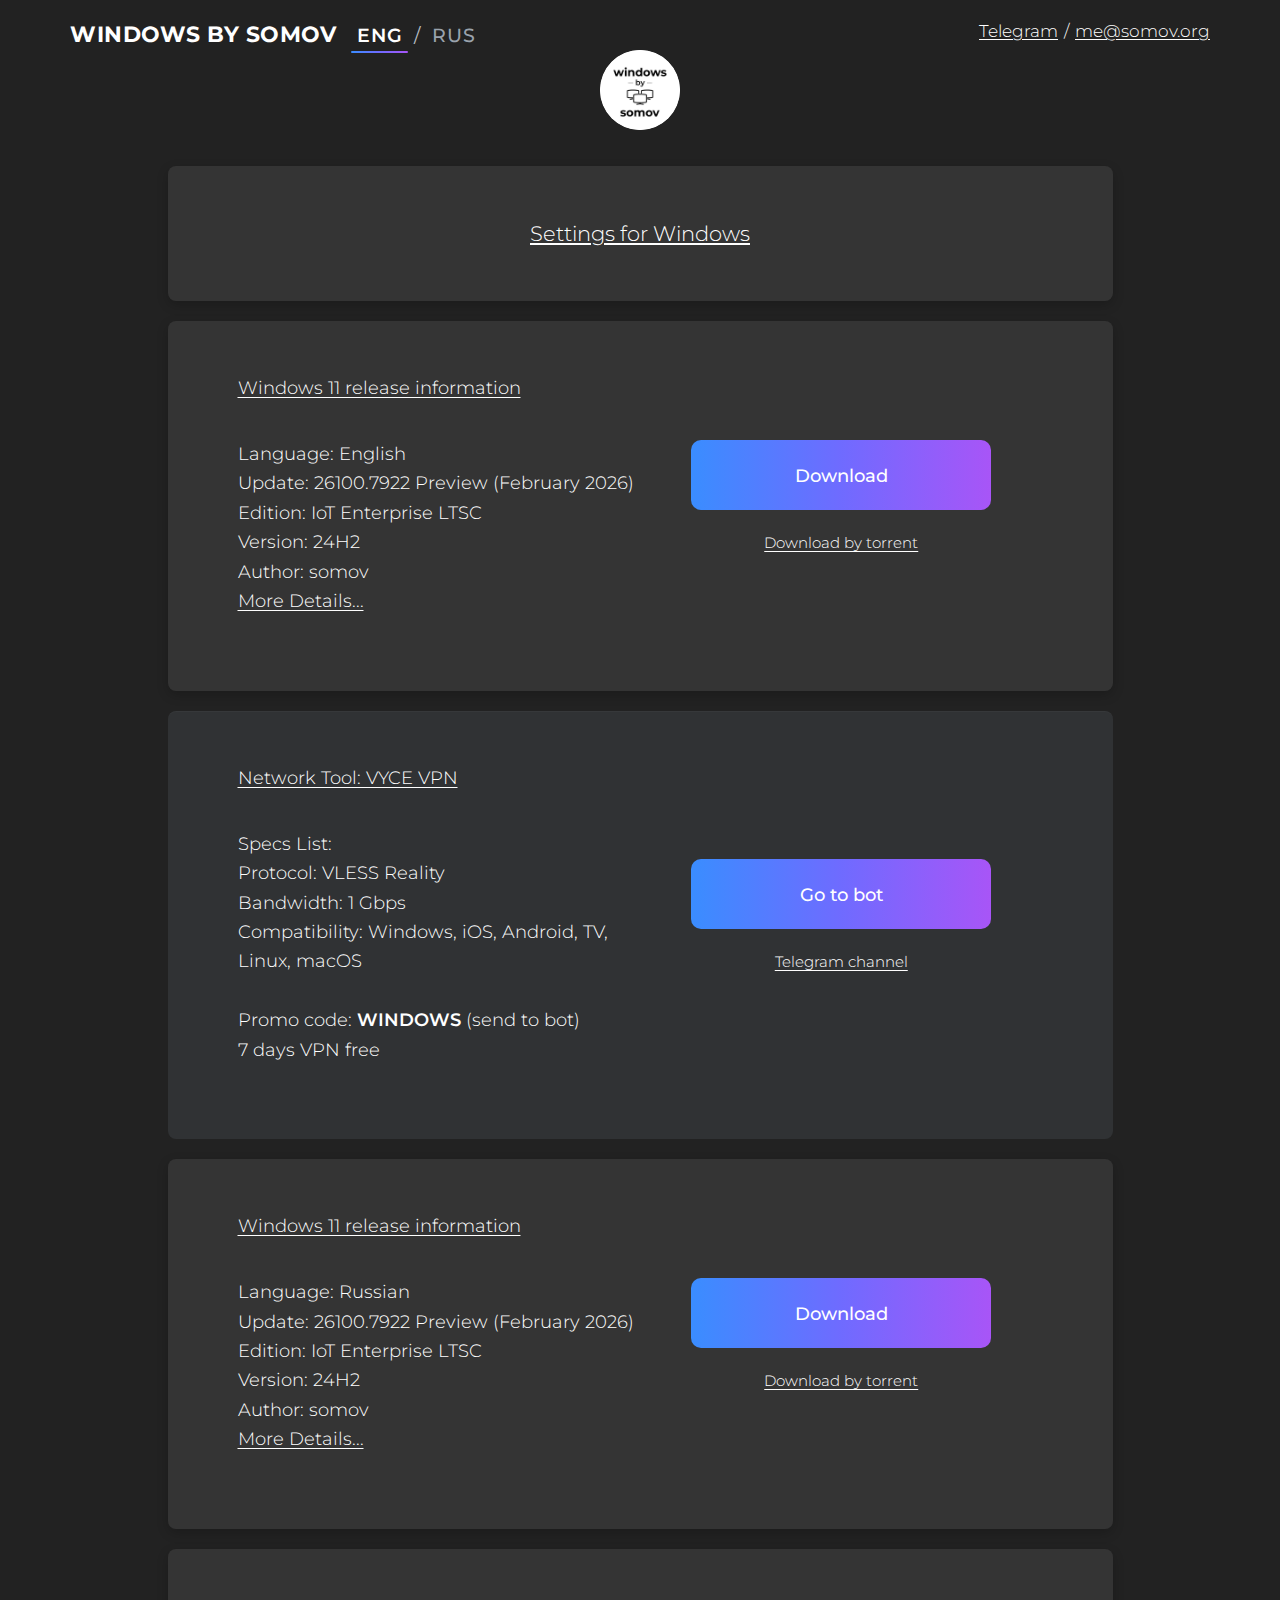
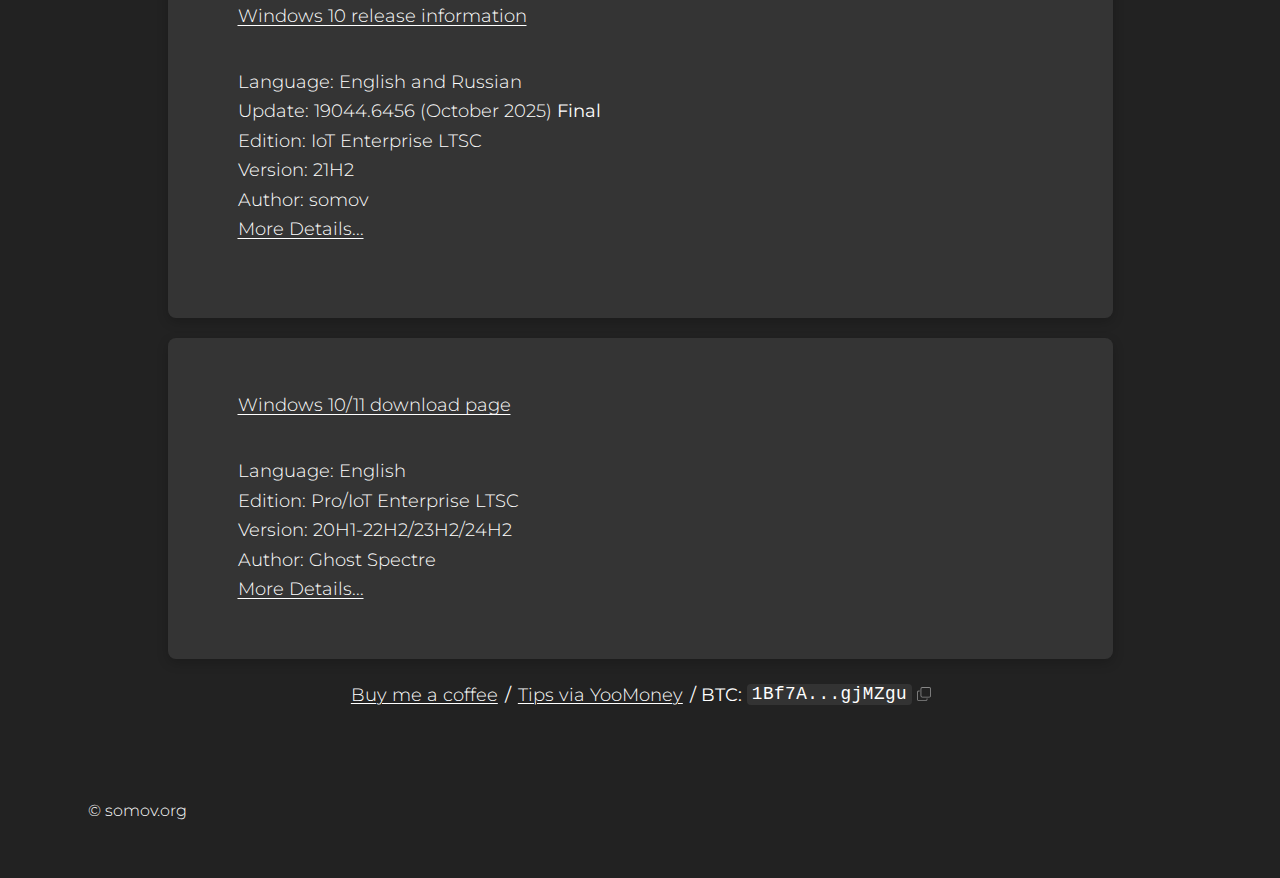
<file: index.html>
<!DOCTYPE html>
<html lang="en"> <!-- The 'lang' attribute will be dynamically updated by JavaScript -->
<head>
  <meta charset="UTF-8">
  <title>Windows by somov</title>
  <meta name="viewport" content="width=device-width, initial-scale=1">
  <link rel="icon" type="image/x-icon" href="favicon.ico">
  <link href="https://fonts.googleapis.com/css?family=Montserrat:200,300,400,500,600&display=swap" rel="stylesheet">  <link rel="stylesheet" href="/css/style.css">
<!-- Google tag (gtag.js) -->
<script async src="https://www.googletagmanager.com/gtag/js?id=G-4RBN0G8775"></script>
<script>
  window.dataLayer = window.dataLayer || [];
  function gtag(){dataLayer.push(arguments);}
  gtag('js', new Date());

  gtag('config', 'G-4RBN0G8775');
</script>
<script>
  // IIFE to set language class on <html> tag before content loads, to prevent FOUC
  (function() {
    const savedLang = localStorage.getItem('siteLanguage');    // Determine language: 1. localStorage, 2. default 'en'
    const lang = savedLang || 'en';
    document.documentElement.lang = lang;
    if (lang === 'ru') {
      document.documentElement.classList.add('lang-ru-active');
    } else {
      document.documentElement.classList.add('lang-en-active');
    }
  })();
</script>
</head>
<body>
  <div class="main-wrapper">
    <header>
      <div class="header-title-container">
        <a href="/" class="site-title">WINDOWS BY SOMOV</a>
        <div class="lang-switcher">
          <a href="#" class="lang-switch-btn" data-lang="en">ENG</a>
          <span>/</span>
          <a href="#" class="lang-switch-btn" data-lang="ru">RUS</a>
        </div>
      </div>        
      <div class="header-social-icons">
          <a href="https://t.me/windows_by_somov" target="_blank" aria-label="Telegram">Telegram</a><span class="social-separator">/</span><a href="mailto:me@somov.org" aria-label="Email">me@somov.org</a>
      </div>
      <div class="header-logo-center">
        <img src="/images/logo.png" alt="Windows by Somov" />
        <!-- Если нужна подпись под логотипом, раскомментируйте следующую строку -->
        <!-- <div class="logo-caption">windows by somov</div> -->
      </div>
      <div class="header-desc">
        <a href="settings-for-windows">
            <span class="lang-en">Settings for Windows</span>
            <span class="lang-ru">Настройки для Windows</span>
        </a>
      </div>
    </header>

    <main>
      <section class="card">
        <div class="card-left">
          <div class="card-info">
            <a href="/windows-11-en/" class="card-title">
                <span class="lang-en">Windows 11 release information</span>
                <span class="lang-ru">Сведения о выпуске Windows 11</span>
            </a>
            <div class="card-details">
              <span class="lang-en">Language: English<br></span><span class="lang-ru">Язык: Английский<br></span>
              <span class="lang-en">Update: 26100.7922 Preview (February 2026)<br></span><span class="lang-ru">Обновление: 26100.7922 Предварительная версия (Февраль 2026)<br></span>
              <span class="lang-en">Edition: IoT Enterprise LTSC<br></span><span class="lang-ru">Издание: IoT Enterprise LTSC<br></span>
              <span class="lang-en">Version: 24H2<br></span><span class="lang-ru">Версия: 24H2<br></span>
              <span class="lang-en">Author: somov<br></span><span class="lang-ru">Автор: somov<br></span>
              <a href="/windows-11-en/" class="card-link">
                <span class="lang-en">More Details...</span>
                <span class="lang-ru">Подробнее...</span>
              </a>
            </div>
          </div>
        </div>
        <div class="card-right">
          <div class="card-actions">
            <a class="btn" href="https://dl3.somov.org/en-us_windows_11_iot_enterprise_ltsc_2024_x64_26100.7922_by_somov.iso"><span class="lang-en">Download</span><span class="lang-ru">Скачать</span></a>
            <a class="torrent-link" href="https://dl.somov.org/en-us_windows_11_iot_enterprise_ltsc_2024_x64_26100.7922_by_somov.iso.torrent"><span class="lang-en">Download by torrent</span><span class="lang-ru">Скачать с помощью torrent</span></a>
          </div>
        </div>
      </section>

      <section class="card card-promo">
        <div class="card-left">
          <div class="card-info">
            <a href="https://vycevpn.com/" target="_blank" class="card-title">
                <span class="lang-en">Network Tool: VYCE VPN</span>
                <span class="lang-ru">VYCE VPN</span>
            </a>
            <div class="card-details">
              <span class="lang-en">Specs List:<br></span><span class="lang-ru">Список характеристик:<br></span>
              <span class="lang-en">Protocol: VLESS Reality<br></span><span class="lang-ru">Протокол: VLESS Reality<br></span>
              <span class="lang-en">Bandwidth: 1 Gbps<br></span><span class="lang-ru">Пропускная способность: до 10 Гбит/с<br></span>
              <span class="lang-en">Compatibility: Windows, iOS, Android, TV, Linux, macOS<br></span><span class="lang-ru">Совместимость: Windows, iOS, Android, TV, Linux, macOS<br></span>
              <br><span class="lang-en">
                Promo code:
                <span class="copy-promo" data-code="WINDOWS">
                  WINDOWS
                  <span class="promo-feedback">Copied!</span>
                </span>
                (send to bot)<br>7 days VPN free
              </span>
              <span class="lang-ru">
                Промокод:
                <span class="copy-promo" data-code="WINDOWS">
                  WINDOWS
                  <span class="promo-feedback">Скопировано!</span>
                </span>
                (отправьте боту)<br>7 дней VPN в подарок
              </span>
            </div>
          </div>
        </div>
        <div class="card-right">
          <div class="card-actions">
            <a class="btn" href="https://t.me/vycevpn_bot?start=win" target="_blank"><span class="lang-en">Go to bot</span><span class="lang-ru">Перейти в бот</span></a>
            <a class="torrent-link" href="https://t.me/+lre0l5TorYNmODgy" target="_blank"><span class="lang-en">Telegram channel</span><span class="lang-ru">Телеграм канал</span></a>
          </div>
        </div>
      </section>

      <section class="card">
        <div class="card-left">
          <div class="card-info">
            <a href="/windows-11-ru/" class="card-title">
                <span class="lang-en">Windows 11 release information</span>
                <span class="lang-ru">Сведения о выпуске Windows 11</span>
            </a>
            <div class="card-details">
              <span class="lang-en">Language: Russian<br></span><span class="lang-ru">Язык: Русский<br></span>
              <span class="lang-en">Update: 26100.7922 Preview (February 2026)<br></span><span class="lang-ru">Обновление: 26100.7922 Предварительная версия (Февраль 2026)<br></span>
              <span class="lang-en">Edition: IoT Enterprise LTSC<br></span><span class="lang-ru">Издание: IoT Enterprise LTSC<br></span>
              <span class="lang-en">Version: 24H2<br></span><span class="lang-ru">Версия: 24H2<br></span>
              <span class="lang-en">Author: somov<br></span><span class="lang-ru">Автор: somov<br></span>
              <a href="/windows-11-ru/" class="card-link">
                <span class="lang-en">More Details...</span>
                <span class="lang-ru">Подробнее...</span>
              </a>
            </div>
          </div>
        </div>
        <div class="card-right">
          <div class="card-actions">
            <a class="btn" href="https://dl3.somov.org/ru-ru_windows_11_iot_enterprise_ltsc_2024_x64_26100.7922_by_somov.iso"><span class="lang-en">Download</span><span class="lang-ru">Скачать</span></a>
            <a class="torrent-link" href="https://dl.somov.org/ru-ru_windows_11_iot_enterprise_ltsc_2024_x64_26100.7922_by_somov.iso.torrent"><span class="lang-en">Download by torrent</span><span class="lang-ru">Скачать с помощью torrent</span></a>
          </div>
        </div>
      </section>

      <section class="card">
        <div class="card-left">
          <div class="card-info">
            <a href="/windows-10/" class="card-title">
                <span class="lang-en">Windows 10 release information</span>
                <span class="lang-ru">Сведения о выпусах Windows 10</span>
            </a>
            <div class="card-details">
              <span class="lang-en">Language: English and Russian<br></span><span class="lang-ru">Язык: Английский и Русский<br></span>
              <span class="lang-en">Update: 19044.6456 (October 2025) <b>Final</b><br></span><span class="lang-ru">Обновление: 19044.6456 (Октябрь 2025) <b>Финальный</b><br></span>
              <span class="lang-en">Edition: IoT Enterprise LTSC<br></span><span class="lang-ru">Издание: IoT Enterprise LTSC<br></span>
              <span class="lang-en">Version: 21H2<br></span><span class="lang-ru">Версия: 21H2<br></span>
              <span class="lang-en">Author: somov<br></span><span class="lang-ru">Автор: somov<br></span>
              <a href="/windows-10/" class="card-link">
                <span class="lang-en">More Details...</span>
                <span class="lang-ru">Подробнее...</span>
              </a>
            </div>
          </div>
        </div>
      </section>

      <section class="card">
        <div class="card-left">
          <div class="card-info">
            <a href="/ghost-spectre/" class="card-title">
                <span class="lang-en">Windows 10/11 download page</span>
                <span class="lang-ru">Страница загрузки Windows 10/11</span>
            </a>
            <div class="card-details">
              <span class="lang-en">Language: English<br></span><span class="lang-ru">Язык: Английский<br></span>
              <span class="lang-en">Edition: Pro/IoT Enterprise LTSC<br></span><span class="lang-ru">Издание: Pro/IoT Enterprise LTSC<br></span>
              <span class="lang-en">Version: 20H1-22H2/23H2/24H2<br></span><span class="lang-ru">Версия: 20H1-22H2/23H2/24H2<br></span>
              <span class="lang-en">Author: Ghost Spectre<br></span><span class="lang-ru">Автор: Ghost Spectre<br></span>
              <a href="/ghost-spectre/" class="card-link">
                <span class="lang-en">More Details...</span>
                <span class="lang-ru">Подробнее...</span>
              </a>
          </div>
        </div>
        <!-- Нет card-right, т.к. нет кнопок -->
      </section>
    </main>
  </div>
    <footer>
      <div class="footer-menu">
        <span class="lang-en">
            <a href="https://ko-fi.com/somov" target="_blank">Buy me a coffee</a> /
            <a href="https://yoomoney.ru/to/4100118200965581" target="_blank">Tips via YooMoney</a> /
            <span class="copyable-footer-item" data-full-address="1Bf7A9JZHuDzu7yTzNqEL9q8KHHfgjMZgu" title="Click to copy">
                <span class="btc-label">BTC:</span> <span class="btc-address">1Bf7A...gjMZgu</span>
                <img src="/images/copy_icon.svg" alt="Copy" class="copy-icon">
                <span class="copy-feedback">Copied!</span>
            </span>
        </span>
        <span class="lang-ru">
            <a href="https://ko-fi.com/somov" target="_blank">Купить кофе</a> /
            <a href="https://yoomoney.ru/to/4100118200965581" target="_blank">Чаевые через ЮMoney</a> /
            <span class="copyable-footer-item" data-full-address="1Bf7A9JZHuDzu7yTzNqEL9q8KHHfgjMZgu" title="Нажмите, чтобы скопировать">
                <span class="btc-label">BTC:</span> <span class="btc-address">1Bf7A...gjMZgu</span>
                <img src="/images/copy_icon.svg" alt="Копировать" class="copy-icon">
                <span class="copy-feedback">Скопировано!</span>
            </span>
        </span>
      </div>
      <div class="footer-bottom">
        <span class="footer-links">&copy; somov.org</span>
      </div>
    </footer>
   <script>
document.addEventListener('DOMContentLoaded', function() {
    // --- Language Switcher Logic ---
    const langSwitchers = document.querySelectorAll('.lang-switch-btn');

    function setLanguage(lang) {
        document.documentElement.lang = lang; // Update lang attribute on <html>
        if (lang === 'ru') {
            document.documentElement.classList.add('lang-ru-active');
            document.documentElement.classList.remove('lang-en-active');
        } else {
            document.documentElement.classList.add('lang-en-active');
            document.documentElement.classList.remove('lang-ru-active');
        }
        localStorage.setItem('siteLanguage', lang); // Save user's choice
        updateActiveButton(lang);
    }

    function updateActiveButton(lang) {
        langSwitchers.forEach(btn => {
            btn.classList.remove('active');
            if (btn.dataset.lang === lang) {
                btn.classList.add('active');
            }
        });
    }

    langSwitchers.forEach(button => {
        button.addEventListener('click', (e) => {
            e.preventDefault(); // Prevent page jump
            setLanguage(button.dataset.lang);
        });
    });

    // On page load, set active button based on the class set by the head script
    updateActiveButton(document.documentElement.lang);

    // --- Copy to Clipboard Logic ---
    const copyTriggers = document.querySelectorAll('.copyable-footer-item');

    copyTriggers.forEach(trigger => {
        trigger.addEventListener('click', function() {
            const textToCopy = this.dataset.fullAddress;
            const feedbackElement = this.querySelector('.copy-feedback');

            navigator.clipboard.writeText(textToCopy).then(() => {
                // Hide any other visible feedback messages
                document.querySelectorAll('.copyable-footer-item .copy-feedback').forEach(fb => {
                    fb.style.display = 'none';
                });

                // Show current feedback message
                if (feedbackElement) {
                    feedbackElement.style.display = 'block';
                    setTimeout(() => {
                        feedbackElement.style.display = 'none';
                    }, 2000); // Hide after 2 seconds
                }
            }).catch(err => {
                console.error('Failed to copy: ', err);
            });
        });
    });
});
</script>
<script>
document.addEventListener("DOMContentLoaded", () => {

    // КОПИРОВАНИЕ ПРОМОКОДА
    const promoTriggers = document.querySelectorAll(".copy-promo");

    promoTriggers.forEach(trigger => {
        trigger.addEventListener("click", function() {
            const code = this.dataset.code;
            const feedback = this.querySelector(".promo-feedback");

            navigator.clipboard.writeText(code).then(() => {
                // скрыть остальные сообщения
                document.querySelectorAll(".promo-feedback").forEach(fb => {
                    fb.style.display = "none";
                });

                // показать текущее
                feedback.style.display = "block";

                // скрыть через 2 сек
                setTimeout(() => {
                    feedback.style.display = "none";
                }, 2000);
            });
        });
    });

});
</script>
<div class="spring-hint-container">
    <div class="petal petal-1"></div>
    <div class="petal petal-2"></div>
    <div class="petal petal-3"></div>
  </div>
</body>
</html>
</file>
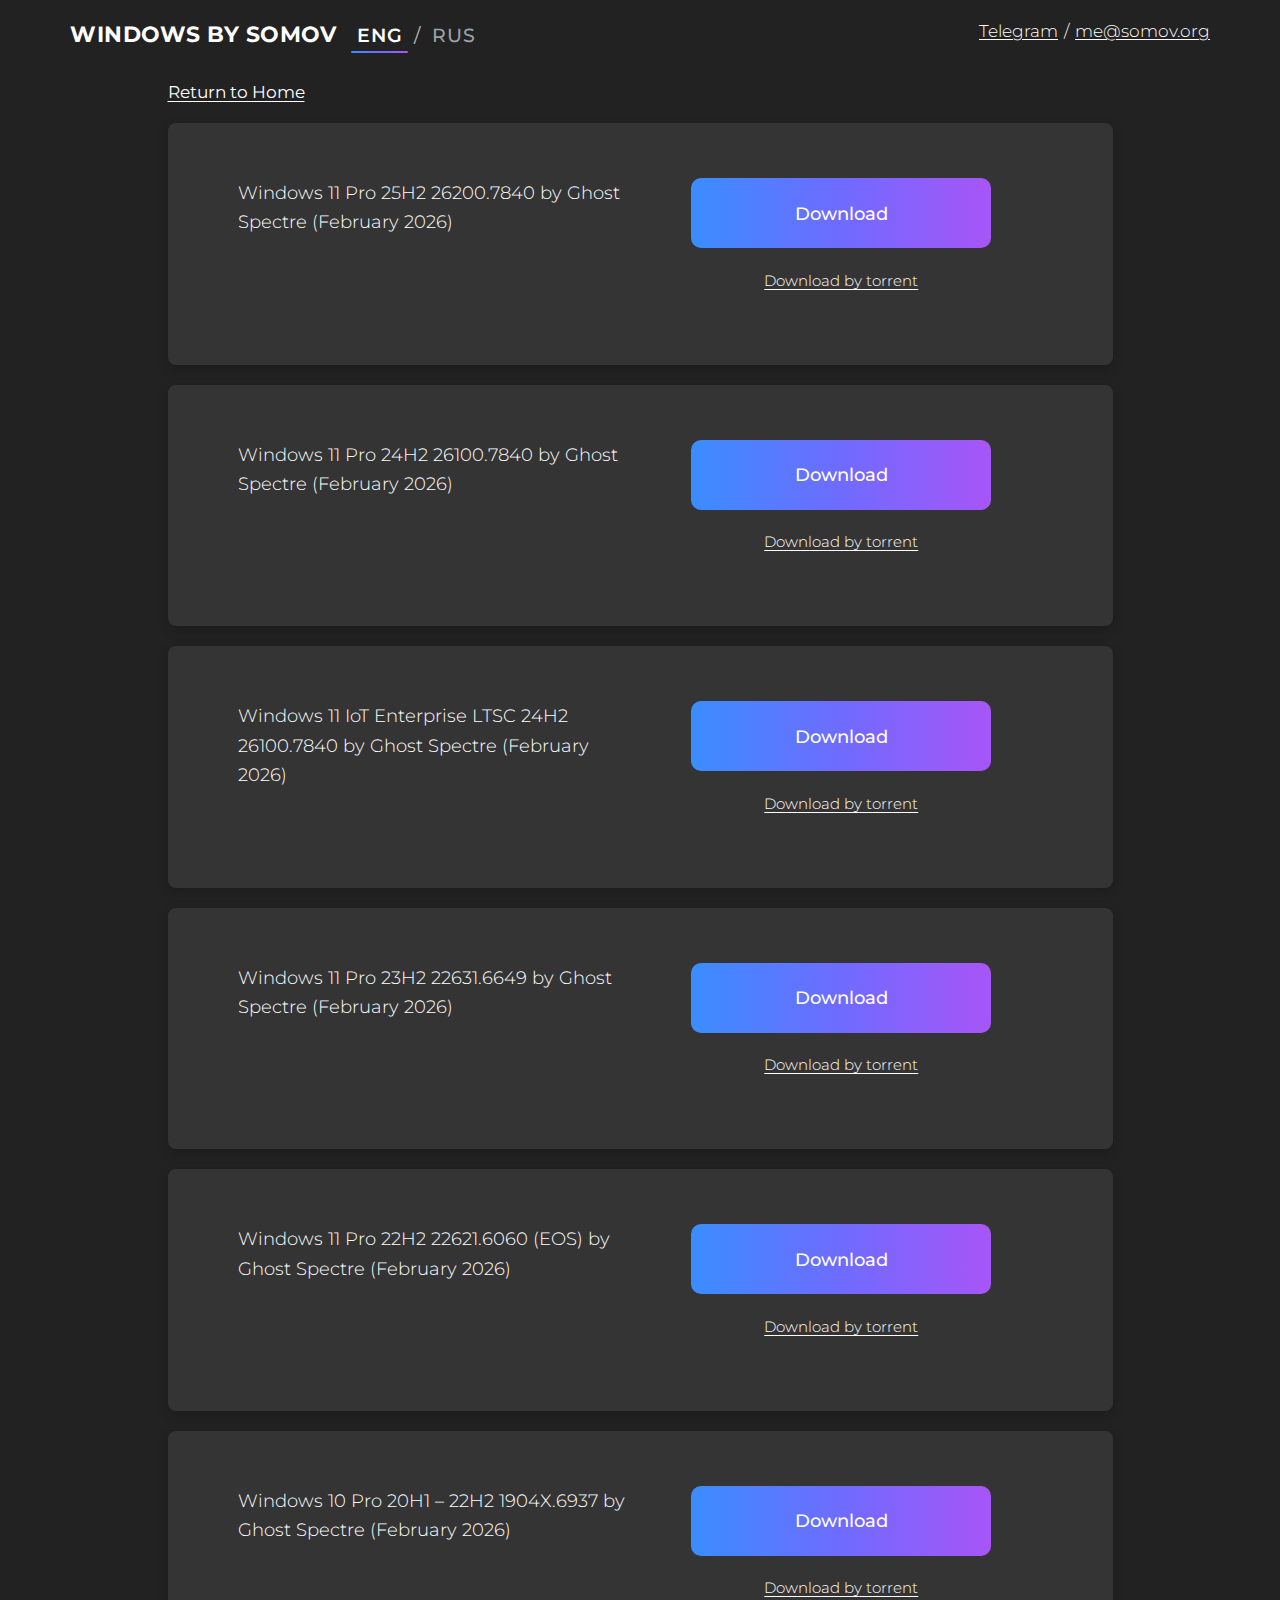
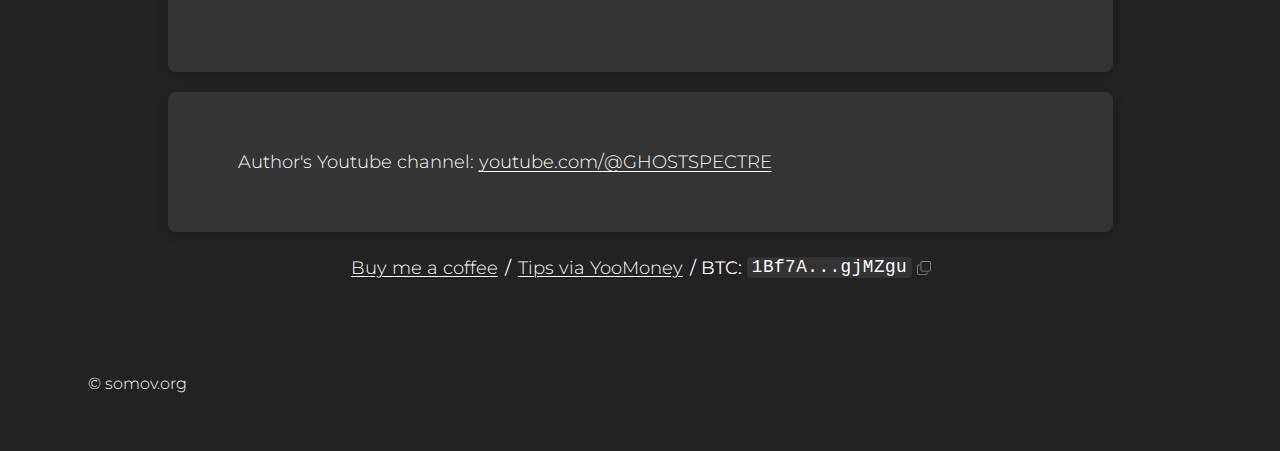
<file: ghost-spectre/index.html>
<!DOCTYPE html>
<html lang="en">
<head>
  <meta charset="UTF-8">
  <title>Ghost Spectre - Windows by somov</title>
  <meta name="viewport" content="width=device-width, initial-scale=1">
  <link rel="icon" type="image/x-icon" href="/favicon.ico">
  <link href="https://fonts.googleapis.com/css?family=Montserrat:200,300,400,500,600&display=swap" rel="stylesheet">  <link rel="stylesheet" href="/css/style.css">
<!-- Google tag (gtag.js) -->
<script async src="https://www.googletagmanager.com/gtag/js?id=G-4RBN0G8775"></script>
<script>
  window.dataLayer = window.dataLayer || [];
  function gtag(){dataLayer.push(arguments);}
  gtag('js', new Date());

  gtag('config', 'G-4RBN0G8775');
</script>
<script>
  // IIFE to set language class on <html> tag before content loads, to prevent FOUC
  (function() {
    const savedLang = localStorage.getItem('siteLanguage');    // Determine language: 1. localStorage, 2. default 'en'
    const lang = savedLang || 'en';
    document.documentElement.lang = lang;
    if (lang === 'ru') {
      document.documentElement.classList.add('lang-ru-active');
    } else {
      document.documentElement.classList.add('lang-en-active');
    }
  })();
</script>
</head>
<body>
  <div class="main-wrapper">
    <header class="settings-header">
      <div class="header-title-container">
        <a href="/" class="site-title">WINDOWS BY SOMOV</a>
        <div class="lang-switcher">
          <a href="#" class="lang-switch-btn" data-lang="en">ENG</a>
          <span>/</span>
          <a href="#" class="lang-switch-btn" data-lang="ru">RUS</a>
        </div>
      </div>
      <div class="header-social-icons">
          <a href="https://t.me/windows_by_somov" target="_blank" aria-label="Telegram">Telegram</a><span class="social-separator">/</span><a href="mailto:me@somov.org" aria-label="Email">me@somov.org</a>
      </div>
    </header>
    <main>
      <a href="/" class="return-link"><span class="lang-en"><b>Return to Home</b></span><span class="lang-ru"><b>Вернуться на главную</b></span></a>
      <section class="card">
        <div class="card-left">
            <div class="card-details">
             <span class="lang-en">Windows 11 Pro 25H2 26200.7840 by Ghost Spectre (February 2026)</span><span class="lang-ru">Windows 11 Pro 25H2 26200.7840 by Ghost Spectre (Февраль 2026)</span>
            </div>
        </div>
        <div class="card-right">
          <div class="card-actions">
            <a class="btn" href="https://dl.somov.org/WIN11.PRO.25H2.U4-2.X64.(WPE).ISO"><span class="lang-en">Download</span><span class="lang-ru">Скачать</span></a>
            <a class="torrent-link" href="https://dl.somov.org/WIN11.PRO.25H2.U4-2.X64.(WPE).ISO.torrent"><span class="lang-en">Download by torrent</span><span class="lang-ru">Скачать с помощью torrent</span></a>
          </div>
        </div>
      </section>

            <section class="card">
        <div class="card-left">
            <div class="card-details">
             <span class="lang-en">Windows 11 Pro 24H2 26100.7840 by Ghost Spectre (February 2026)</span><span class="lang-ru">Windows 11 Pro 24H2 26100.7840 by Ghost Spectre (Февраль 2026)</span>
            </div>
        </div>
        <div class="card-right">
          <div class="card-actions">
            <a class="btn" href="https://dl.somov.org/WIN11.PRO.24H2.U24-2.X64.(WPE).ISO"><span class="lang-en">Download</span><span class="lang-ru">Скачать</span></a>
            <a class="torrent-link" href="https://dl.somov.org/WIN11.PRO.24H2.U24-2.X64.(WPE).ISO.torrent"><span class="lang-en">Download by torrent</span><span class="lang-ru">Скачать с помощью torrent</span></a>
          </div>
        </div>
      </section>

      <section class="card">
        <div class="card-left">
            <div class="card-details">
             <span class="lang-en">Windows 11 IoT Enterprise LTSC 24H2 26100.7840 by Ghost Spectre (February 2026)</span><span class="lang-ru">Windows 11 IoT Enterprise LTSC 24H2 26100.7840 by Ghost Spectre (Февраль 2026)</span>
            </div>
        </div>
        <div class="card-right">
          <div class="card-actions">
            <a class="btn" href="https://dl.somov.org/WIN11.LTSC.24H2.U24-2.X64.(WPE).ISO"><span class="lang-en">Download</span><span class="lang-ru">Скачать</span></a>
            <a class="torrent-link" href="https://dl.somov.org/WIN11.LTSC.24H2.U24-2.X64.(WPE).ISO.torrent"><span class="lang-en">Download by torrent</span><span class="lang-ru">Скачать с помощью torrent</span></a>
          </div>
        </div>
      </section>

      <section class="card">
        <div class="card-left">
            <div class="card-details">
             <span class="lang-en">Windows 11 Pro 23H2 22631.6649 by Ghost Spectre (February 2026)</span><span class="lang-ru">Windows 11 Pro 23H2 22631.6649 by Ghost Spectre (Февраль
               2026)</span>
            </div>
        </div>
        <div class="card-right">
          <div class="card-actions">
            <a class="btn" href="https://dl.somov.org/WIN11.PRO.23H2.U27.X64.(WPE).ISO"><span class="lang-en">Download</span><span class="lang-ru">Скачать</span></a>
            <a class="torrent-link" href="https://dl.somov.org/WIN11.PRO.23H2.U27.X64.(WPE).ISO.torrent"><span class="lang-en">Download by torrent</span><span class="lang-ru">Скачать с помощью torrent</span></a>
          </div>
        </div>
      </section>

      <section class="card">
        <div class="card-left">
            <div class="card-details">
             <span class="lang-en">Windows 11 Pro 22H2 22621.6060 (EOS) by Ghost Spectre (February 2026)</span><span class="lang-ru">Windows 11 Pro 22H2 22621.6060 (EOS) by Ghost Spectre (Февраль 2026)</span>
            </div>
        </div>
        <div class="card-right">
          <div class="card-actions">
            <a class="btn" href="https://dl.somov.org/WIN11.PRO.22H2.U33.X64.(WPE).ISO"><span class="lang-en">Download</span><span class="lang-ru">Скачать</span></a>
            <a class="torrent-link" href="https://dl.somov.org/WIN11.PRO.22H2.U33.X64.(WPE).ISO.torrent"><span class="lang-en">Download by torrent</span><span class="lang-ru">Скачать с помощью torrent</span></a>
          </div>
        </div>
      </section>

      <section class="card">
        <div class="card-left">
            <div class="card-details">
             <span class="lang-en">Windows 10 Pro 20H1 – 22H2 1904X.6937 by Ghost Spectre (February 2026)</span><span class="lang-ru">Windows 10 Pro 20H1 – 22H2 1904X.6937 by Ghost Spectre (Февраль 2026)</span>
            </div>
        </div>
        <div class="card-right">
          <div class="card-actions">
            <a class="btn" href="https://dl.somov.org/WIN10.PRO.AIO.U35.X64.(WPE).ISO"><span class="lang-en">Download</span><span class="lang-ru">Скачать</span></a>
            <a class="torrent-link" href="https://dl.somov.org/WIN10.PRO.AIO.U35.X64.(WPE).ISO.torrent"><span class="lang-en">Download by torrent</span><span class="lang-ru">Скачать с помощью torrent</span></a>
          </div>
        </div>
      </section>

      <section class="card">
            <div class="card-details">
            <div class="card-text"><span class="lang-en">Author's Youtube channel: </span><span class="lang-ru">Автор Youtube канала: </span><a href="https://www.youtube.com/@GHOSTSPECTRE" class="card-link"  target="_blank">youtube.com/@GHOSTSPECTRE</a></div>
          </div>
      </section>

    </main>
  </div>
    <footer>
      <div class="footer-menu">
        <span class="lang-en">
            <a href="https://ko-fi.com/somov" target="_blank">Buy me a coffee</a> /
            <a href="https://yoomoney.ru/to/4100118200965581" target="_blank">Tips via YooMoney</a> /
            <span class="copyable-footer-item" data-full-address="1Bf7A9JZHuDzu7yTzNqEL9q8KHHfgjMZgu" title="Click to copy">
                <span class="btc-label">BTC:</span> <span class="btc-address">1Bf7A...gjMZgu</span>
                <img src="/images/copy_icon.svg" alt="Copy" class="copy-icon">
                <span class="copy-feedback">Copied!</span>
            </span>
        </span>
        <span class="lang-ru">
            <a href="https://ko-fi.com/somov" target="_blank">Купить кофе</a> /
            <a href="https://yoomoney.ru/to/4100118200965581" target="_blank">Чаевые через ЮMoney</a> /
            <span class="copyable-footer-item" data-full-address="1Bf7A9JZHuDzu7yTzNqEL9q8KHHfgjMZgu" title="Нажмите, чтобы скопировать">
                <span class="btc-label">BTC:</span> <span class="btc-address">1Bf7A...gjMZgu</span>
                <img src="/images/copy_icon.svg" alt="Копировать" class="copy-icon">
                <span class="copy-feedback">Скопировано!</span>
            </span>
        </span>
      </div>
      <div class="footer-bottom">
        <span class="footer-links">&copy; somov.org</span>
      </div>
    </footer>
     <script>
document.addEventListener('DOMContentLoaded', function() {
    const langSwitchers = document.querySelectorAll('.lang-switch-btn');

    function setLanguage(lang) {
        document.documentElement.lang = lang; // Update lang attribute on <html>
        if (lang === 'ru') {
            document.documentElement.classList.add('lang-ru-active');
            document.documentElement.classList.remove('lang-en-active');
        } else {
            document.documentElement.classList.add('lang-en-active');
            document.documentElement.classList.remove('lang-ru-active');
        }
        localStorage.setItem('siteLanguage', lang); // Save user's choice
        updateActiveButton(lang);
    }

    function updateActiveButton(lang) {
        langSwitchers.forEach(btn => {
            btn.classList.remove('active');
            if (btn.dataset.lang === lang) {
                btn.classList.add('active');
            }
        });
    }

    langSwitchers.forEach(button => {
        button.addEventListener('click', (e) => {
            e.preventDefault(); // Prevent page jump
            setLanguage(button.dataset.lang);
        });
    });

    // On page load, set active button based on the class set by the head script
    updateActiveButton(document.documentElement.lang);
    
    // --- Copy to Clipboard Logic ---
    const copyTriggers = document.querySelectorAll('.copyable-footer-item');

    copyTriggers.forEach(trigger => {
        trigger.addEventListener('click', function() {
            const textToCopy = this.dataset.fullAddress;
            const feedbackElement = this.querySelector('.copy-feedback');

            navigator.clipboard.writeText(textToCopy).then(() => {
                // Hide any other visible feedback messages
                document.querySelectorAll('.copyable-footer-item .copy-feedback').forEach(fb => {
                    fb.style.display = 'none';
                });

                // Show current feedback message
                if (feedbackElement) {
                    feedbackElement.style.display = 'block';
                    setTimeout(() => {
                        feedbackElement.style.display = 'none';
                    }, 2000); // Hide after 2 seconds
                }
            }).catch(err => {
                console.error('Failed to copy: ', err);
            });
        });
    });
});
</script>
</body>
</html>
</file>
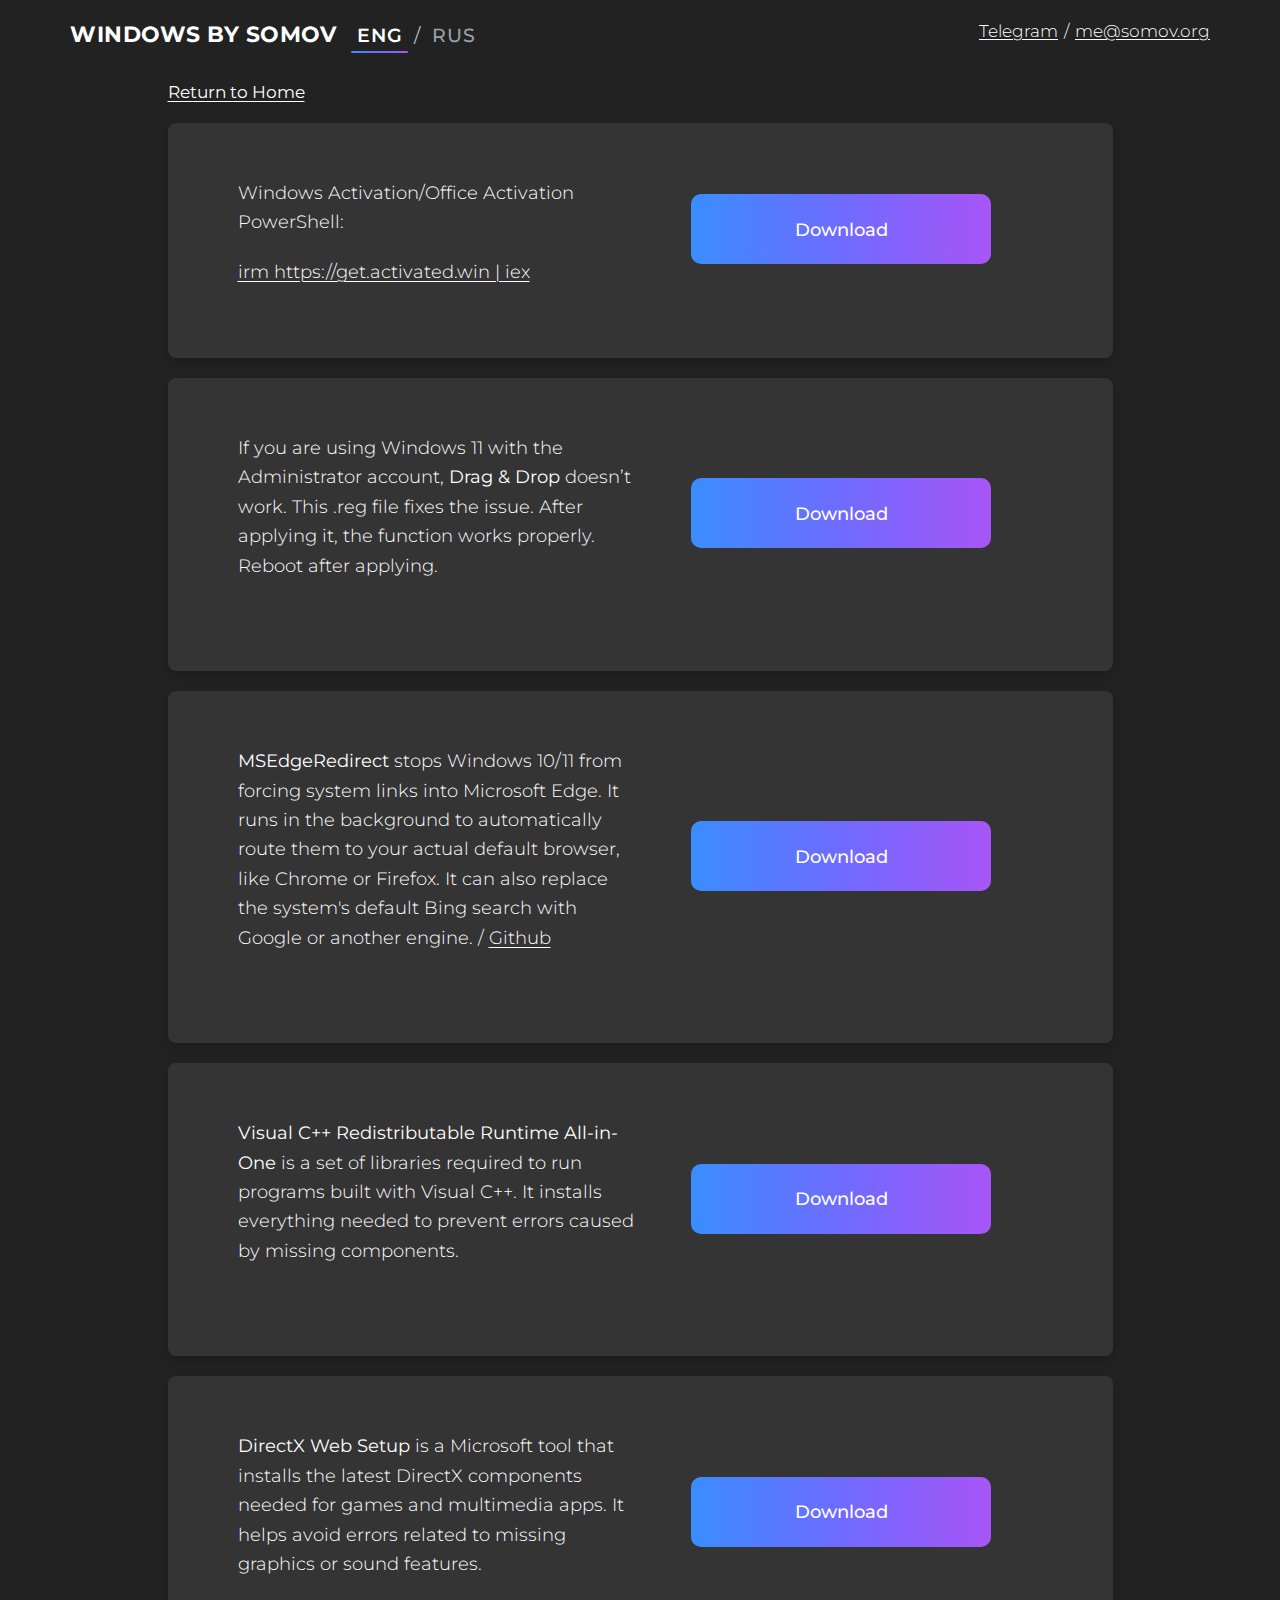
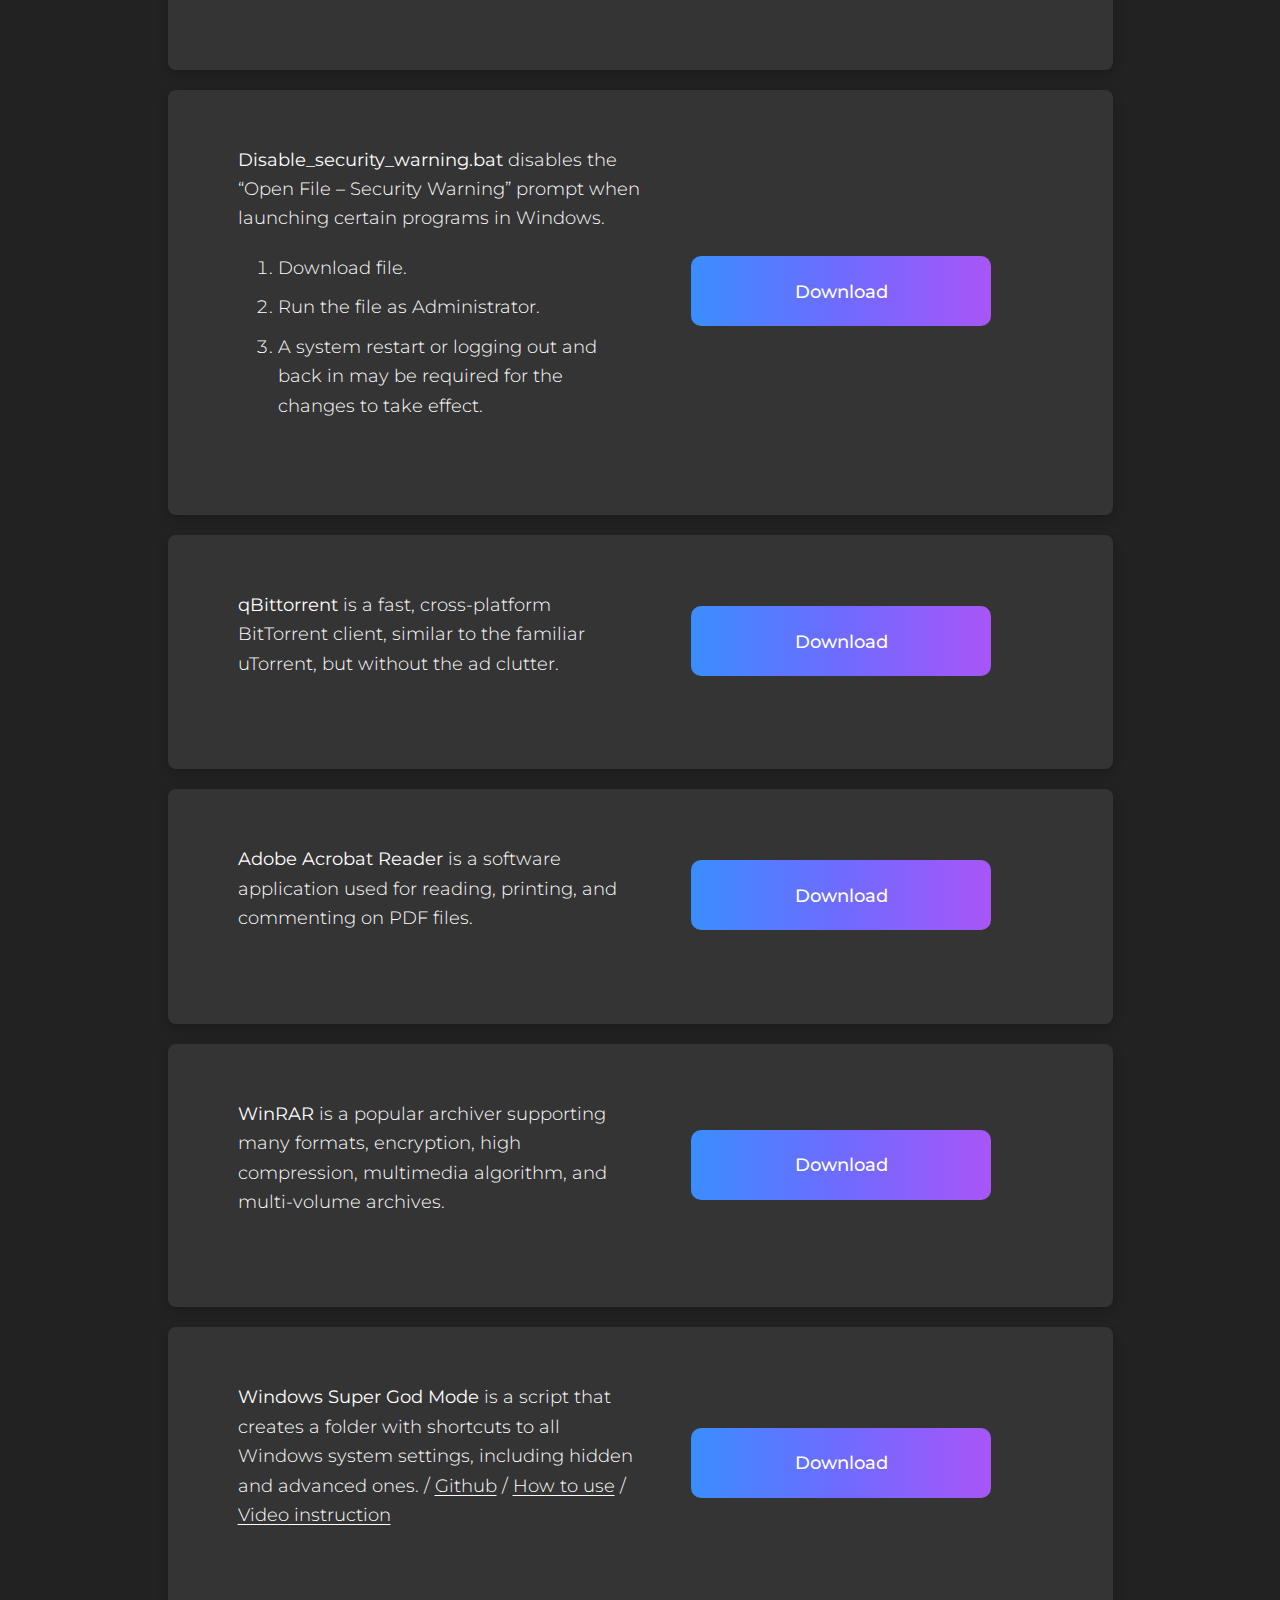
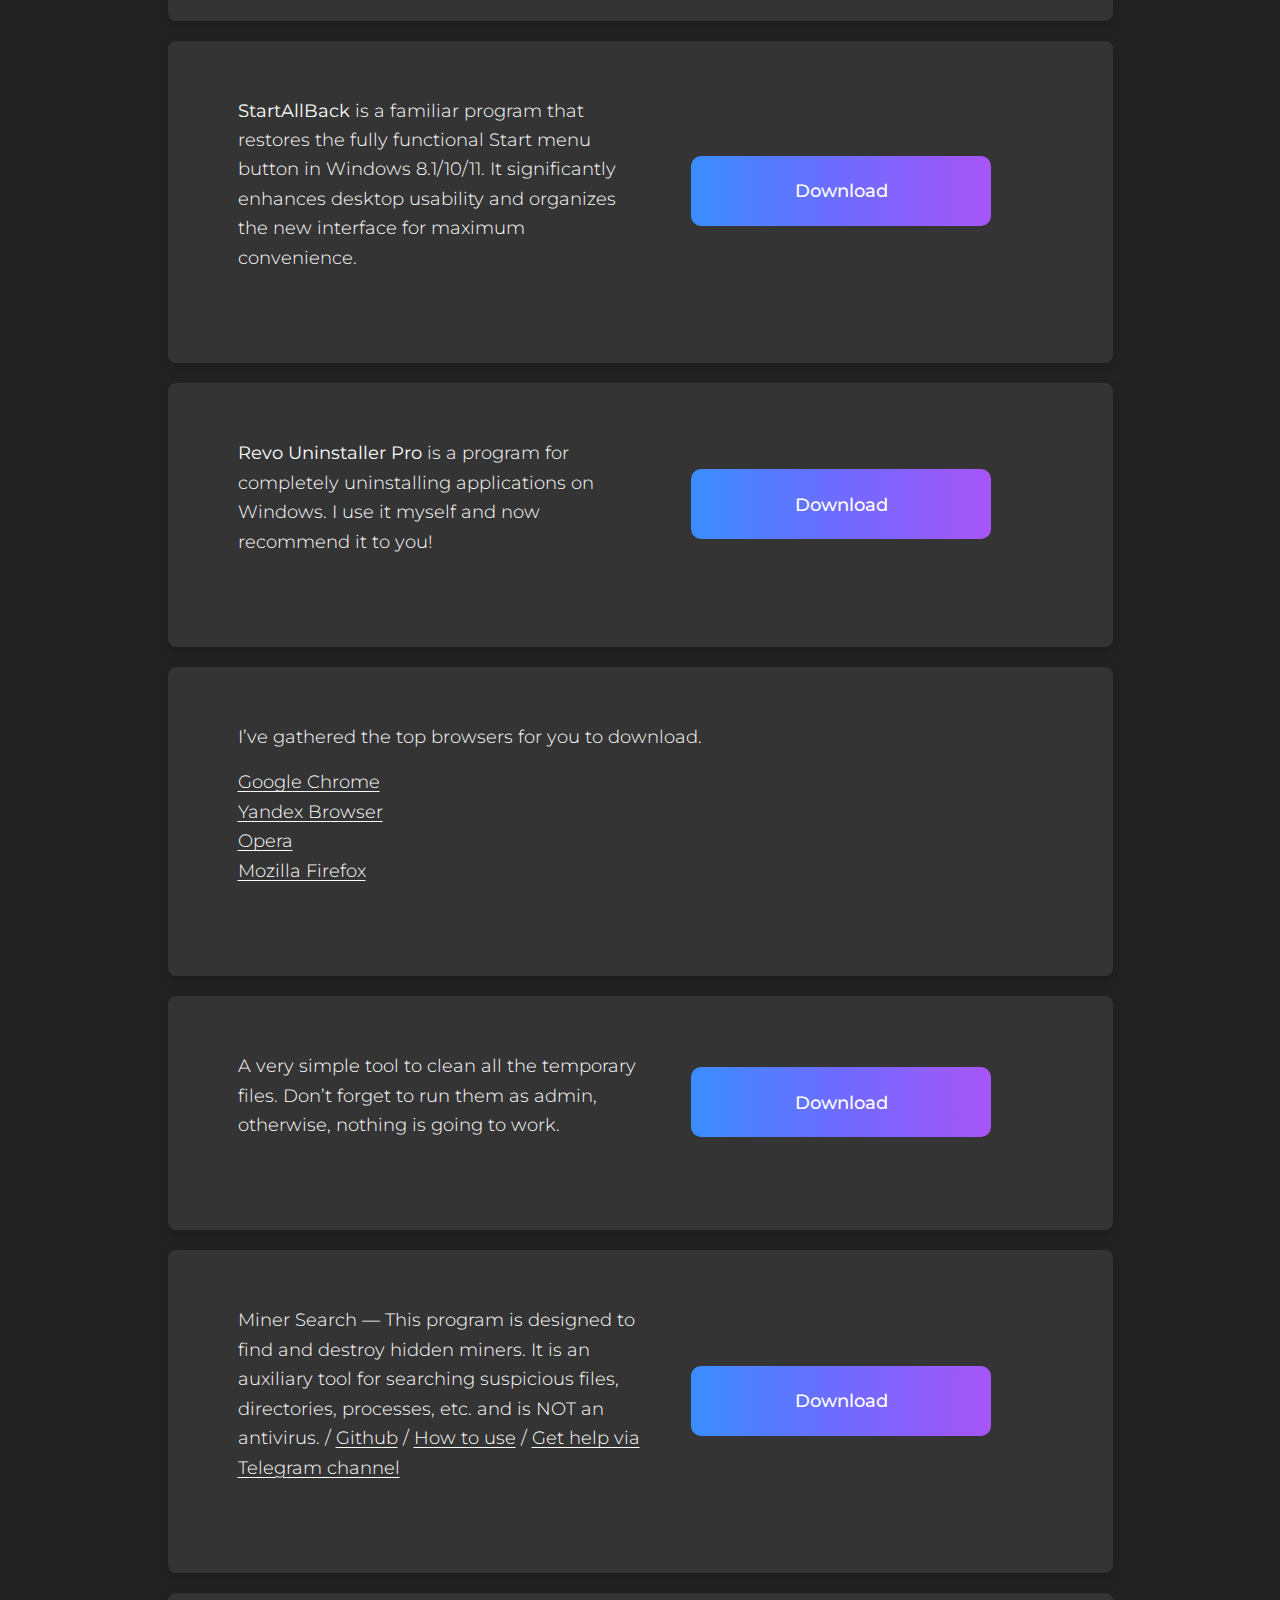
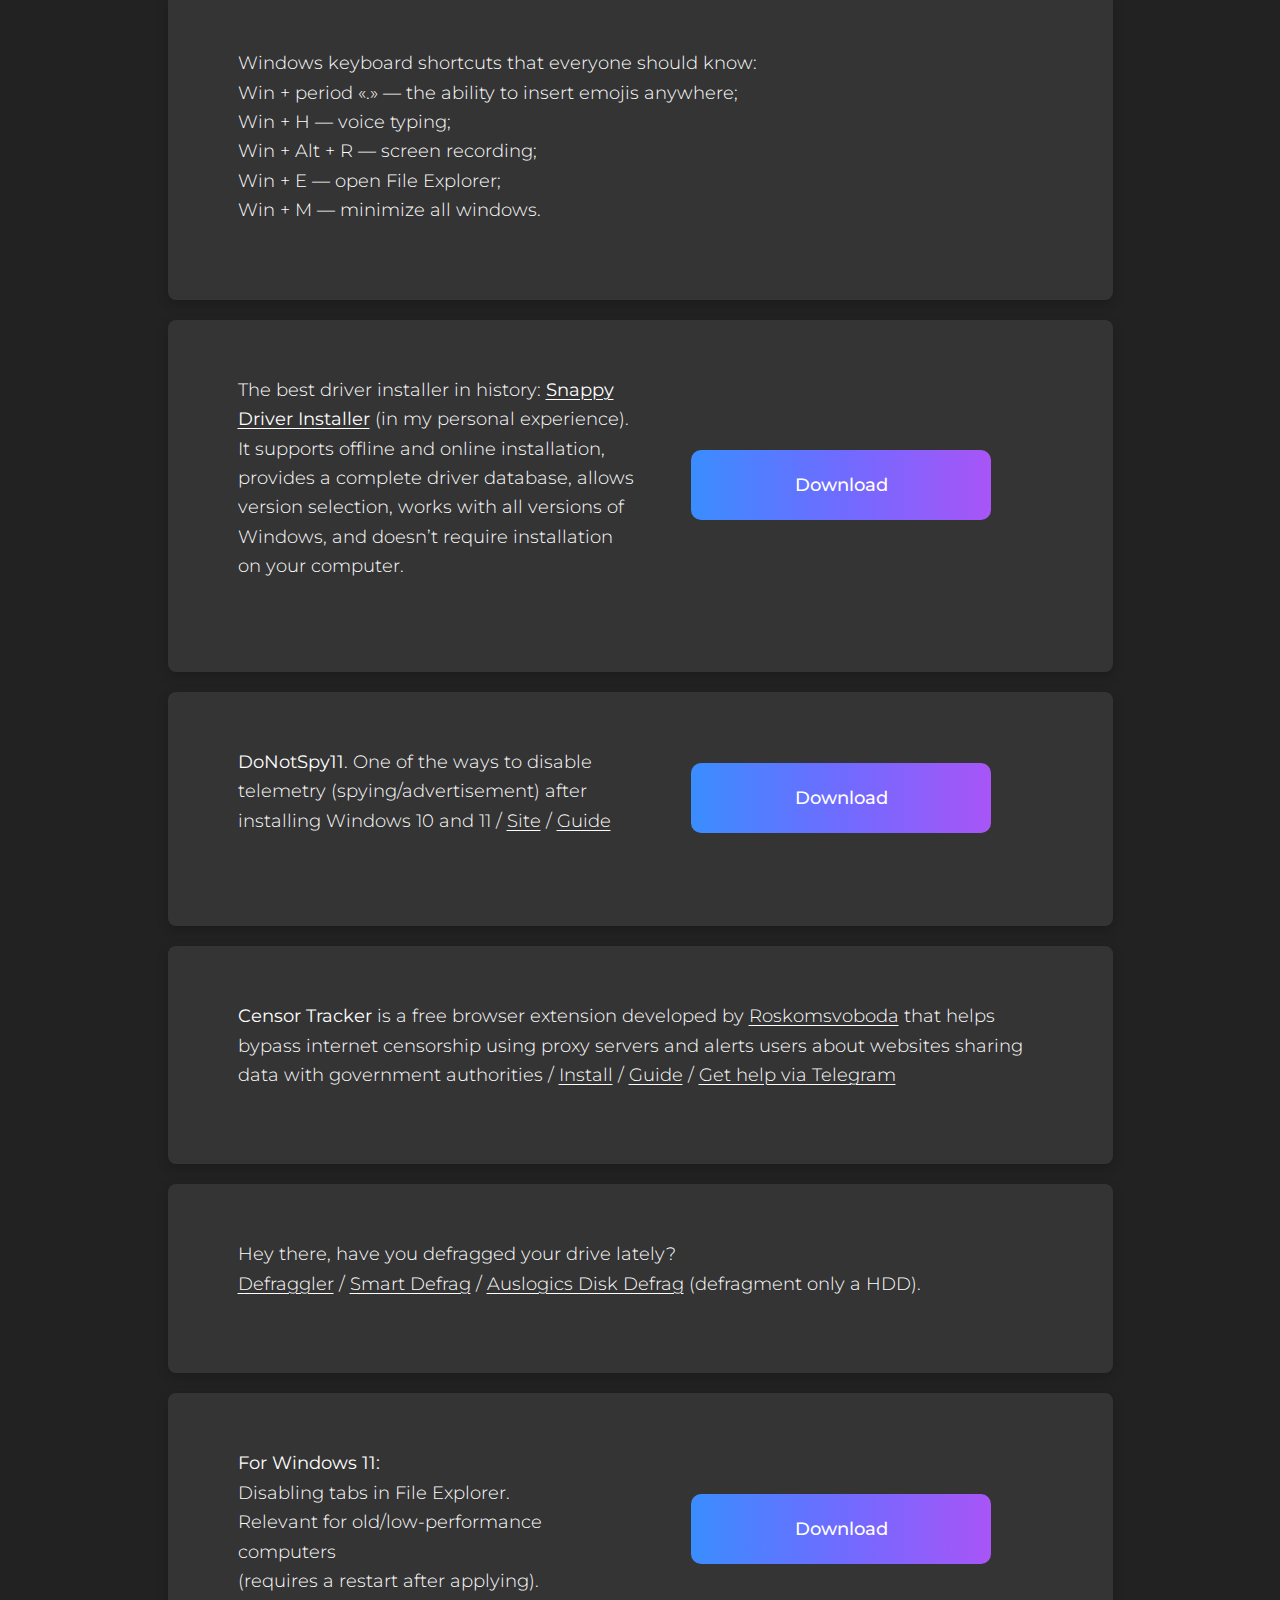
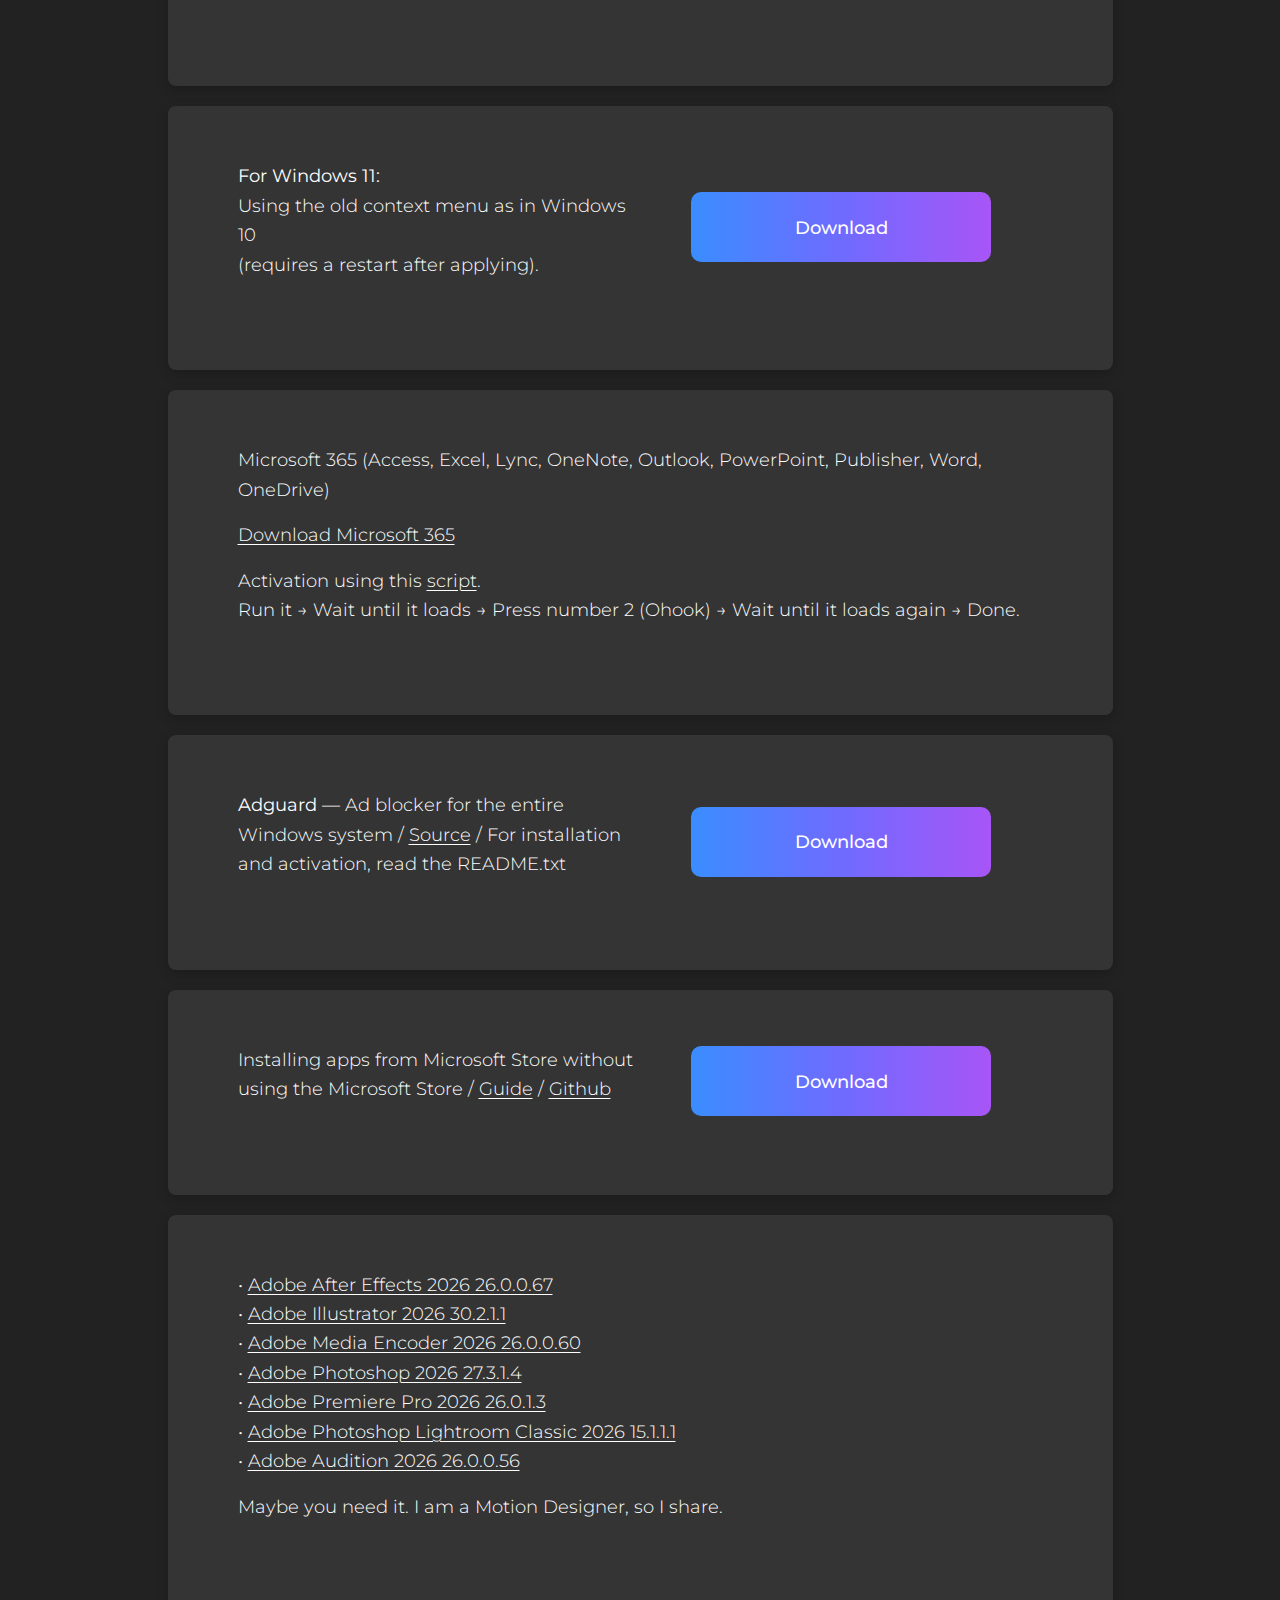
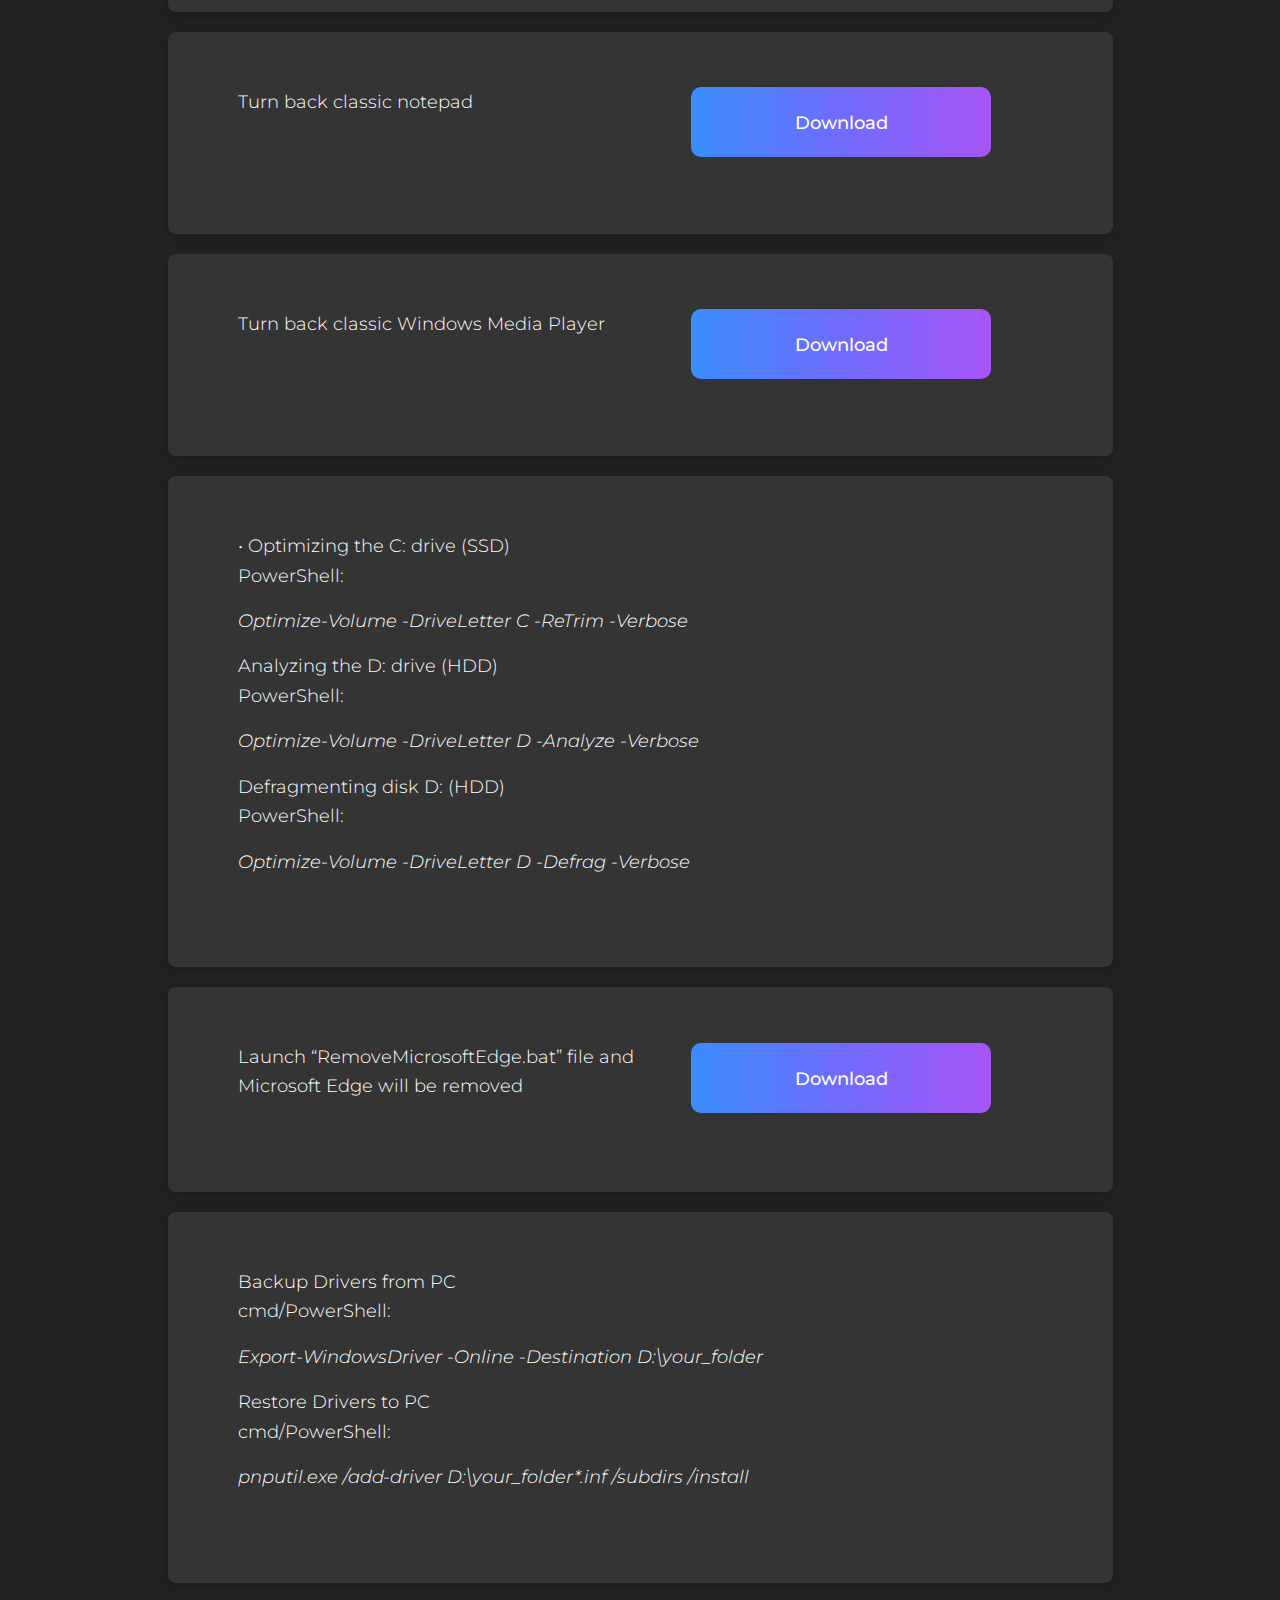
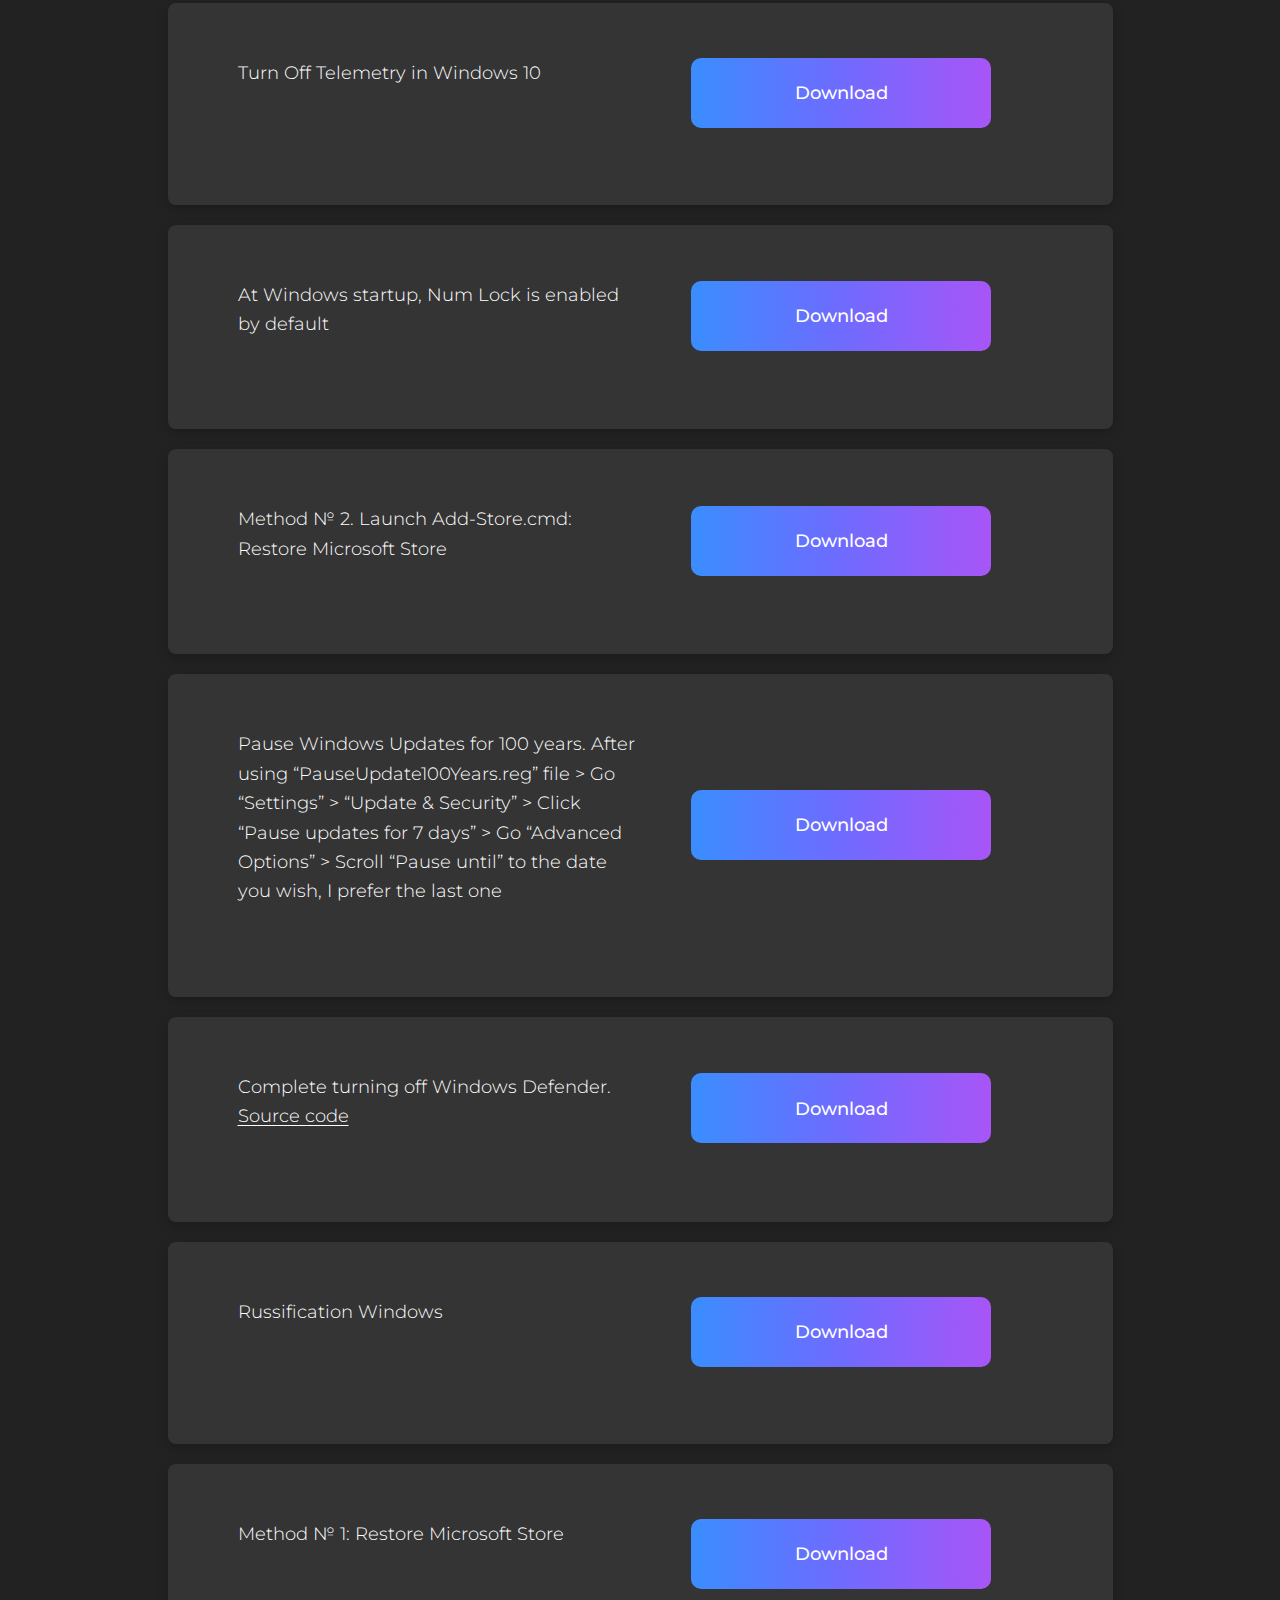
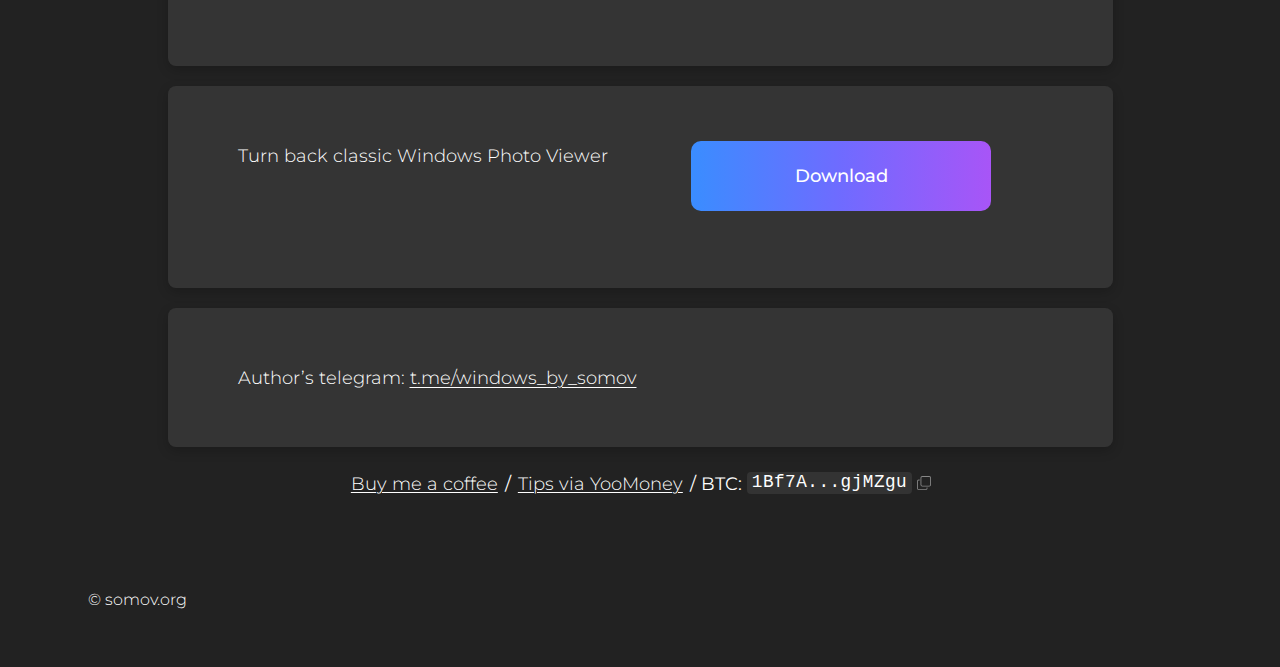
<file: settings-for-windows/index.html>
<!DOCTYPE html>
<html lang="en">
<head>
  <meta charset="UTF-8">
  <title>Settings for Windows - Windows by somov</title> <!-- Title will be updated by JS -->
  <meta name="viewport" content="width=device-width, initial-scale=1">
  <link rel="icon" type="image/x-icon" href="/favicon.ico">
  <link href="https://fonts.googleapis.com/css?family=Montserrat:200,300,400,500,600&display=swap" rel="stylesheet">  <link rel="stylesheet" href="/css/style.css">
<!-- Google tag (gtag.js) -->
<script async src="https://www.googletagmanager.com/gtag/js?id=G-4RBN0G8775"></script>
<script>
  window.dataLayer = window.dataLayer || [];
  function gtag(){dataLayer.push(arguments);}
  gtag('js', new Date());

  gtag('config', 'G-4RBN0G8775');
</script>
<script>
  // IIFE to set language class on <html> tag before content loads, to prevent FOUC
  (function() {
    const savedLang = localStorage.getItem('siteLanguage');    // Determine language: 1. localStorage, 2. default 'en'
    const lang = savedLang || 'en';
    document.documentElement.lang = lang;
    // Set title based on language
    if (lang === 'ru') {
      document.documentElement.classList.add('lang-ru-active');
    } else {
      document.documentElement.classList.add('lang-en-active');
    }
  })();
</script>
</head>
<body>
  <div class="main-wrapper">
    <header class="settings-header">
      <div class="header-title-container">
        <a href="/" class="site-title">WINDOWS BY SOMOV</a>
        <div class="lang-switcher">
          <a href="#" class="lang-switch-btn" data-lang="en">ENG</a>
          <span>/</span>
          <a href="#" class="lang-switch-btn" data-lang="ru">RUS</a>
        </div>
      </div>
      <div class="header-social-icons">
          <a href="https://t.me/windows_by_somov" target="_blank" aria-label="Telegram">Telegram</a><span class="social-separator">/</span><a href="mailto:me@somov.org" aria-label="Email">me@somov.org</a>
        </div>
    </header>
    <main>
      <a href="/" class="return-link"><span class="lang-en"><b>Return to Home</b></span><span class="lang-ru"><b>Вернуться на главную</b></span></a>
      <section class="card">
        <div class="card-left">
            <div class="card-details">
              <span class="lang-en">Windows Activation/Office Activation<br></span>
              <span class="lang-ru">Активация Windows/Office:<br></span>
              PowerShell:<br>
            </div>
            <br><a href="https://github.com/massgravel/Microsoft-Activation-Scripts?tab=readme-ov-file#method-1---powershell-windows-8-and-later-%EF%B8%8F" class="card-link"  target="_blank">irm https://get.activated.win | iex</a>
        </div>
        <div class="card-right">
          <div class="card-actions">
            <a class="btn" href="https://dl.somov.org/MAS_AIO.cmd"><span class="lang-en">Download</span><span class="lang-ru">Скачать</span></a>
          </div>
        </div>
      </section>

            <section class="card">
        <div class="card-left">
            <div class="card-details">
              <div class="card-text"><span class="lang-en">If you are using Windows 11 with the Administrator account, <b>Drag & Drop</b> doesn’t work. This .reg file fixes the issue. After applying it, the function works properly. Reboot after applying.</span><span class="lang-ru">Если вы пользуетесь Windows 11 через учетную запись Администратор, то у вас не работает <b>Drag & Drop</b>. Этот .reg файл решает данную проблему. После его использования функция работает. Перезагрузите ПК после применения.</span></div>
          </div>
        </div>
        <div class="card-right">
          <div class="card-actions">
            <a class="btn" href="https://dl.somov.org/enable_dragdrop.reg"><span class="lang-en">Download</span><span class="lang-ru">Скачать</span></a>
          </div>
        </div>
      </section>

      <section class="card">
        <div class="card-left">
            <div class="card-details">
              <div class="card-text"><span class="lang-en"><b>MSEdgeRedirect</b> stops Windows 10/11 from forcing system links into Microsoft Edge. It runs in the background to automatically route them to your actual default browser, like Chrome or Firefox. It can also replace the system's default Bing search with Google or another engine. / <a href="https://github.com/rcmaehl/MSEdgeRedirect" class="card-link" target="_blank">Github</a></span><span class="lang-ru">Утилита <b>MSEdgeRedirect</b> не дает Windows 10/11 принудительно открывать системные ссылки в Microsoft Edge. Она работает в фоне и перенаправляет их в ваш настоящий браузер по умолчанию. Также позволяет заменить системный поиск с Bing на Google или другой. / <a href="https://github.com/rcmaehl/MSEdgeRedirect" class="card-link" target="_blank">Github</a> / <a href="https://www.comss.ru/page.php?id=9848" class="card-link" target="_blank">Описание на русском</a></span></div>
          </div>
        </div>
        <div class="card-right">
          <div class="card-actions">
            <a class="btn" href="https://dl.somov.org/MSEdgeRedirect.exe"><span class="lang-en">Download</span><span class="lang-ru">Скачать</span></a>
          </div>
        </div>
      </section>

      <section class="card">
        <div class="card-left">
            <div class="card-details">
              <div class="card-text"><span class="lang-en"><b>Visual C++ Redistributable Runtime All-in-One</b> is a set of libraries required to run programs built with Visual C++. It installs everything needed to prevent errors caused by missing components.</span><span class="lang-ru"><b>Visual C++ Redistributable Runtime All-in-One</b> — это набор библиотек для запуска программ, созданных на Visual C++. Устанавливает всё необходимое, чтобы избежать ошибок из-за отсутствующих компонентов.</span></div>
          </div>
        </div>
        <div class="card-right">
          <div class="card-actions">
            <a class="btn" href="https://dl.somov.org/Visual-C-Runtimes-All-in-One-May-2023.rar"><span class="lang-en">Download</span><span class="lang-ru">Скачать</span></a>
          </div>
        </div>
      </section>

      <section class="card">
        <div class="card-left">
            <div class="card-details">
              <div class="card-text"><span class="lang-en"><b>DirectX Web Setup</b> is a Microsoft tool that installs the latest DirectX components needed for games and multimedia apps. It helps avoid errors related to missing graphics or sound features.</span><span class="lang-ru"><b>DirectX Web Setup</b> — это инструмент от Microsoft, который устанавливает последние компоненты DirectX для игр и мультимедиа. Помогает избежать ошибок, связанных с графикой и звуком.</span></div>
          </div>
        </div>
        <div class="card-right">
          <div class="card-actions">
            <a class="btn" href="https://dl.somov.org/dxwebsetup.exe"><span class="lang-en">Download</span><span class="lang-ru">Скачать</span></a>
          </div>
        </div>
      </section>

      <section class="card">
        <div class="card-left">
            <div class="card-details">
              <span class="lang-en">
                <b>Disable_security_warning.bat</b> disables the “Open File – Security Warning” prompt when launching certain programs in Windows.
                <ol>
                  <li>Download file.</li>
                  <li>Run the file as Administrator.</li>
                  <li>A system restart or logging out and back in may be required for the changes to take effect.</li>
                </ol>
              </span>
              <span class="lang-ru">
              <b>Disable_security_warning.bat</b> позволяет отключить “Открыть файл – предупреждение системы безопасности” при запуске некоторых программ в Windows.
                <ol>
                  <li>Скачайте файл.</li>
                  <li>Запустите файл от имени администратора.</li>
                  <li>Может потребоваться перезагрузка ПК или выход из системы и повторный вход.</li>
                </ol>
              </span>
            </div>
        </div>
        <div class="card-right">
          <div class="card-actions">
            <a class="btn" href="https://dl.somov.org/Disable_security_warning.bat"><span class="lang-en">Download</span><span class="lang-ru">Скачать</span></a>
          </div>
        </div>
      </section>

      <section class="card">
        <div class="card-left">
            <div class="card-details">
              <div class="card-text"><span class="lang-en"><b>qBittorrent</b> is a fast, cross-platform BitTorrent client, similar to the familiar uTorrent, but without the ad clutter.</span><span class="lang-ru"><b>qBittorrent</b> — это быстрый кроссплатформенный BitTorrent-клиент, похожий на знакомый многим uTorrent, но без навязчивой рекламы.</span></div>
          </div>
        </div>
        <div class="card-right">
          <div class="card-actions">
            <a class="btn" href="https://dl.somov.org/qbittorrent_5.1.4_x64_setup.exe"><span class="lang-en">Download</span><span class="lang-ru">Скачать</span></a>
          </div>
        </div>
      </section>

      <section class="card">
        <div class="card-left">
            <div class="card-details">
            <div class="card-text"><span class="lang-en"><b>Adobe Acrobat Reader</b> is a software application used for reading, printing, and commenting on PDF files.</span><span class="lang-ru"><b>Adobe Acrobat Reader</b> программа для чтения, печати и рецензирования файлов PDF.</span></div>
            </div>
        </div>
        <div class="card-right">
          <div class="card-actions">
            <a class="btn" href="https://dl.somov.org/Adobe.Acrobat.Reader.v2025.001.21208.zip"><span class="lang-en">Download</span><span class="lang-ru">Скачать</span></a>
          </div>
        </div>
      </section>

      <section class="card">
        <div class="card-left">
            <div class="card-details">
            <div class="card-text"><span class="lang-en"><b>WinRAR</b> is a popular archiver supporting many formats, encryption, high compression, multimedia algorithm, and multi-volume archives.</span><span class="lang-ru"><b>WinRAR</b> — популярный архиватор с поддержкой множества форматов, шифрованием, высоким сжатием, мультимедиа-алгоритмом и многотомными архивами.</span></div>
            </div>
        </div>
        <div class="card-right">
          <div class="card-actions">
            <a class="btn" href="https://dl.somov.org/WinRAR.v7.20.exe"><span class="lang-en">Download</span><span class="lang-ru">Скачать</span></a>
          </div>
        </div>
      </section>

      <section class="card">
        <div class="card-left">
            <div class="card-details">
            <div class="card-text"><span class="lang-en"><b>Windows Super God Mode</b> is a script that creates a folder with shortcuts to all Windows system settings, including hidden and advanced ones. / <a href="https://github.com/ThioJoe/Windows-Super-God-Mode" class="card-link" target="_blank">Github</a> / <a href="https://github.com/ThioJoe/Windows-Super-God-Mode?tab=readme-ov-file#how-to-run" class="card-link" target="_blank">How to use</a> / <a href="https://www.youtube.com/watch?v=CnATL9kJPn8" class="card-link"target="_blank">Video instruction</a></span><span class="lang-ru"><b>Windows Super God Mode</b> — это скрипт, который создает папку с ярлыками ко всем системным настройкам Windows, включая скрытые и продвинутые. / <a href="https://github.com/ThioJoe/Windows-Super-God-Mode" class="card-link" target="_blank">Github</a> / <a href="https://www.comss.ru/page.php?id=14513" class="card-link" target="_blank">О Super God Mode на русском + Инструкция</a></span></div>
            </div>
        </div>
        <div class="card-right">
          <div class="card-actions">
            <a class="btn" href="https://dl.somov.org/Windows Super God Mode 1.2.2.rar"><span class="lang-en">Download</span><span class="lang-ru">Скачать</span></a>
          </div>
        </div>
      </section>

      <section class="card">
        <div class="card-left">
            <div class="card-details">
            <div class="card-text"><span class="lang-en"><b>StartAllBack</b> is a familiar program that restores the fully functional Start menu button in Windows 8.1/10/11. It significantly enhances desktop usability and organizes the new interface for maximum convenience.</span><span class="lang-ru"><b>StartAllBack</b> — привычная для нас программа, которая возвращает в Windows 8.1/10/11 полнофункциональную кнопку запуска меню Пуск. StartAllBack существенно улучшает удобство использования рабочего стола и делает новый экран упорядоченным, наиболее удобным.</span></div>
            </div>
        </div>
        <div class="card-right">
          <div class="card-actions">
            <a class="btn" href="https://dl.somov.org/StartAllBack.v3.9.21.zip"><span class="lang-en">Download</span><span class="lang-ru">Скачать</span></a>
          </div>
        </div>
      </section>
      
      <section class="card">
        <div class="card-left">
            <div class="card-details">
            <div class="card-text"><span class="lang-en"><b>Revo Uninstaller Pro</b> is a program for completely uninstalling applications on Windows. I use it myself and now recommend it to you!</span><span class="lang-ru"><b>Revo Uninstaller Pro</b> — это программа для полного удаления приложений на Windows. Пользуюсь сам и теперь рекомендую вам!</span></div>
            </div>
        </div>
        <div class="card-right">
          <div class="card-actions">
            <a class="btn" href="https://dl.somov.org/Revo.Uninstaller.Pro.v5.4.7.zip"><span class="lang-en">Download</span><span class="lang-ru">Скачать</span></a>
          </div>
        </div>
      </section>
      
      <section class="card">
            <div class="card-details">
            <div class="card-text"><span class="lang-en">I’ve gathered the top browsers for you to download.</span><span class="lang-ru">Собрал для вас главные браузеры для скачивания.</span></div>
            <div class="card-text"><a href="https://dl.somov.org/ChromeSetup.exe" class="card-link">Google Chrome</a><br><a href="https://dl.somov.org/Yandex.exe" class="card-link">Yandex Browser</a><br><a href="https://dl.somov.org/OperaSetup.exe" class="card-link">Opera</a><br><a href="https://dl.somov.org/Firefox%20Installer.exe" class="card-link">Mozilla Firefox</a></div>
            </div>
      </section>
      
      <section class="card">
        <div class="card-left">
            <div class="card-details">
            <div class="card-text"><span class="lang-en">A very simple tool to clean all the temporary files. Don’t forget to run them as admin, otherwise, nothing is going to work.</span><span class="lang-ru">Очень простой инструмент для очистки всех временных файлов. Не забудьте запускать его от имени администратора, иначе ничего не произойдет.</span></div>
            </div>
        </div>
        <div class="card-right">
          <div class="card-actions">
            <a class="btn" href="https://dl.somov.org/Clear(Run%20As%20Admin).bat"><span class="lang-en">Download</span><span class="lang-ru">Скачать</span></a>
          </div>
        </div>
      </section>

      <section class="card">
        <div class="card-left">
            <div class="card-details">
            <div class="card-text"><span class="lang-en">Miner Search — This program is designed to find and destroy hidden miners. It is an auxiliary tool for searching suspicious files, directories, processes, etc. and is NOT an antivirus. / <a href="https://github.com/BlendLog/MinerSearch" class="card-link"  target="_blank">Github</a> / <a href="https://github.com/BlendLog/MinerSearch?tab=readme-ov-file#how-to-use" class="card-link"  target="_blank">How to use</a> / <a href="https://t.me/MinerSearch_blog" class="card-link"  target="_blank">Get help via Telegram channel</a></span><span class="lang-ru">Miner Search — Настоящая программа разработанная для поиска и уничтожения скрытых майнеров. Является вспомогательным инструментом для поиска подозрительных файлов, каталогов, процессов и тд. и НЕ является антивирусом. / <a href="https://github.com/BlendLog/MinerSearch" class="card-link"  target="_blank">Github</a> / <a href="https://github.com/BlendLog/MinerSearch?tab=readme-ov-file#%D0%BA%D0%B0%D0%BA-%D0%BF%D0%BE%D0%BB%D1%8C%D0%B7%D0%BE%D0%B2%D0%B0%D1%82%D1%8C%D1%81%D1%8F" class="card-link"  target="_blank">Как пользоваться</a> / <a href="https://t.me/MinerSearch_blog" class="card-link"  target="_blank">Получить помощь в Telegram-канале</a></span></div>
            </div>
        </div>
        <div class="card-right">
          <div class="card-actions">
            <a class="btn" href="https://dl.somov.org/MinerSearch 1.4.8.4 Portable.zip"><span class="lang-en">Download</span><span class="lang-ru">Скачать</span></a>
          </div>
        </div>
      </section>

      <section class="card">
            <div class="card-details">
            <div class="card-text"><span class="lang-en">Windows keyboard shortcuts that everyone should know:<br>Win + period «.» — the ability to insert emojis anywhere;<br>Win + H — voice typing;<br>Win + Alt + R — screen recording;<br>Win + E — open File Explorer;<br>Win + M — minimize all windows.</span><span class="lang-ru">Горячие клавиши Windows, о которых должен знать каждый:<br>Win + точка «.» — возможность поставить эмодзи куда угодно;<br>Win + H — голосовой ввод текста;<br>Win + Alt + R — запись экрана;<br>Win + E — открытие проводника;<br>Win + M — свертывание всех окон.</span></div>
            </div>
      </section>
      
      <section class="card">
        <div class="card-left">
            <div class="card-details">
            <div class="card-text"><span class="lang-en">The best driver installer in history: <a href="https://sdi-tool.org/download/?lang=en" class="card-link"  target="_blank"><b>Snappy Driver Installer</b></a> (in my personal experience). It supports offline and online installation, provides a complete driver database, allows version selection, works with all versions of Windows, and doesn’t require installation on your computer.</span><span class="lang-ru">Лучший установщик драйверов в истории: <a href="https://sdi-tool.org/download/?lang=ru" class="card-link"  target="_blank"><b>Snappy Driver Installer</b></a> (“лучший” — опираясь на мой опыт). Поддерживает установку как в офлайн-режиме, так и с подключением к интернету, предоставляет полную базу драйверов, позволяет выбирать версии, работает с любыми версиями Windows и не требует установки на компьютер.</span></div>
            </div>
        </div>
        <div class="card-right">
          <div class="card-actions">
            <a class="btn" href="https://dl.somov.org/SDI_1.26.0.7z"><span class="lang-en">Download</span><span class="lang-ru">Скачать</span></a>
          </div>
        </div>
      </section>

      <section class="card">
        <div class="card-left">
            <div class="card-details">
            <div class="card-text"><span class="lang-en"><b>DoNotSpy11</b>. One of the ways to disable telemetry (spying/advertisement) after installing Windows 10 and 11 / <a href="https://pxc-coding.com/donotspy11/donotspy-11-download/" class="card-link"  target="_blank">Site</a> / <a href="https://www.youtube.com/watch?v=uc_ouoPYFzE" class="card-link"  target="_blank">Guide</a></span><span class="lang-ru"><b>DoNotSpy11</b>. Один из способов отключения телеметрии (слежки/рекламы) после инсталляции Windows 10 и 11 / <a href="https://pxc-coding.com/donotspy11/donotspy-11-download/" class="card-link"  target="_blank">Сайт</a> / <a href="https://www.youtube.com/watch?v=uc_ouoPYFzE" class="card-link"  target="_blank">Инструкция</a></span></div>
            </div>
        </div>
        <div class="card-right">
          <div class="card-actions">
            <a class="btn" href="https://dl.somov.org/DoNotSpy11-1.3.0.0-Setup.exe"><span class="lang-en">Download</span><span class="lang-ru">Скачать</span></a>
          </div>
        </div>
      </section>

      <section class="card">
            <div class="card-details">
            <div class="card-text"><span class="lang-en"><b>Censor Tracker</b> is a free browser extension developed by <a href="https://roskomsvoboda.org/en/" class="card-link"  target="_blank">Roskomsvoboda</a> that helps bypass internet censorship using proxy servers and alerts users about websites sharing data with government authorities / <a href="https://censortracker.org/en.html" class="card-link"  target="_blank">Install</a> / <a href="https://www.youtube.com/watch?v=Sq8g9tu5BdM" class="card-link"  target="_blank">Guide</a> / <a href="https://t.me/CensorTracker_feedback" class="card-link"  target="_blank">Get help via Telegram</a></span><span class="lang-ru"><b>Censor Tracker</b> — это бесплатное расширение для браузеров от <a href="https://roskomsvoboda.org/ru/" class="card-link"  target="_blank">Роскомсвобода</a>, которое помогает обходить интернет-цензуру с помощью прокси-серверов и уведомляет о сайтах, передающих данные государственным органам / <a href="https://censortracker.org" class="card-link"  target="_blank">Установить</a> / <a href="https://www.youtube.com/watch?v=Sq8g9tu5BdM" class="card-link"  target="_blank">Инструкция</a> / <a href="https://t.me/CensorTracker_feedback" class="card-link"  target="_blank">Получить помощь в Телеграм канале</a></span></div>
            </div>
      </section>

      <section class="card">
            <div class="card-details">
            <div class="card-text"><span class="lang-en">Hey there, have you defragged your drive lately?<br><a href="https://www.ccleaner.com/defraggler/download" class="card-link"  target="_blank">Defraggler</a> / <a href="https://www.iobit.com/en/iobitsmartdefrag.php" class="card-link"  target="_blank">Smart Defrag</a> / <a href="https://www.auslogics.com/en/software/disk-defrag/" class="card-link"  target="_blank">Auslogics Disk Defrag</a> (defragment only a HDD).</span><span class="lang-ru">А ты сделал дефрагментацию диска?<br><a href="https://www.ccleaner.com/defraggler/download" class="card-link"  target="_blank">Defraggler</a> / <a href="https://ru.iobit.com/iobitsmartdefrag.php" class="card-link"  target="_blank">Smart Defrag</a> / <a href="https://www.auslogics.com/ru/software/disk-defrag/" class="card-link"  target="_blank">Auslogics Disk Defrag</a> (дефрагментируйте только HDD).</span></div>
            </div>
      </section>
      
      <section class="card">
        <div class="card-left">
            <div class="card-details">
            <div class="card-text"><span class="lang-en"><b>For Windows 11:</b><br>Disabling tabs in File Explorer.<br>Relevant for old/low-performance computers<br>(requires a restart after applying).</span><span class="lang-ru"><b>Для Windows 11:</b><br>Отключение вкладок в Проводнике.<br>Актуально для старых/слабых компьютеров<br>(необходима перезагрузка после применения).</span></div>
            </div>
        </div>
        <div class="card-right">
          <div class="card-actions">
            <a class="btn" href="https://dl.somov.org/DisableExplorersTabs.reg"><span class="lang-en">Download</span><span class="lang-ru">Скачать</span></a>
          </div>
        </div>
      </section>

      <section class="card">
        <div class="card-left">
            <div class="card-details">
            <div class="card-text"><span class="lang-en"><b>For Windows 11:</b><br>Using the old context menu as in Windows 10<br>(requires a restart after applying).</span><span class="lang-ru"><b>Для Windows 11:</b><br>Использование старого контекстного меню, как в Windows 10<br>(необходима перезагрузка после применения).</span></div>
            </div>
        </div>
        <div class="card-right">
          <div class="card-actions">
            <a class="btn" href="https://dl.somov.org/OldContextMenu.reg"><span class="lang-en">Download</span><span class="lang-ru">Скачать</span></a>
          </div>
        </div>
      </section>

      <section class="card">
            <div class="card-details">
            <div class="card-text"><span class="lang-en">Microsoft 365 (Access, Excel, Lync, OneNote, Outlook, PowerPoint, Publisher, Word, OneDrive)</span><span class="lang-ru">Microsoft 365 (Access, Excel, Lync, OneNote, Outlook, PowerPoint, Publisher, Word, OneDrive)</span></div>
            <div class="card-text"><span class="lang-en"><a href="https://dl.somov.org/O365ProPlusRetail.img" class="card-link">Download Microsoft 365</a></span><span class="lang-ru"><a href="https://dl.somov.org/O365ProPlusRetail.img" class="card-link">Скачать Microsoft 365</a></span></div>
            <div class="card-text"><span class="lang-en">Activation using this <a href="https://t.me/windows_by_somov/3" class="card-link"  target="_blank">script</a>.<br>Run it → Wait until it loads → Press number 2 (Ohook) → Wait until it loads again → Done.</span><span class="lang-ru">Активация с помощью этого <a href="https://t.me/windows_by_somov/3" class="card-link"  target="_blank">скрипта</a>.<br>Запустите → Подождите пока прогрузиться → Нажмите цифру 2 (Ohook) → Подождите пока прогрузиться → Готово.</span></div>
          </div>
      </section>

      <section class="card">
        <div class="card-left">
            <div class="card-details">
            <div class="card-text"><span class="lang-en"><b>Adguard</b> — Ad blocker for the entire Windows system / <a href="https://adguard.com/en/adguard-windows/overview.html" class="card-link"  target="_blank">Source</a> / For installation and activation, read the README.txt</span><span class="lang-ru"><b>Adguard</b> — Блокировщик рекламы для всей Windows / <a href="https://adguard.com/ru/adguard-windows/overview.html" class="card-link"  target="_blank">Источник</a> / Для установки и активации читайте README.txt</span></div>
            </div>
        </div>
        <div class="card-right">
          <div class="card-actions">
            <a class="btn" href="https://dl.somov.org/AdGuard.v7.22.5240.0.zip"><span class="lang-en">Download</span><span class="lang-ru">Скачать</span></a>
          </div>
        </div>
      </section>

      <section class="card">
        <div class="card-left">
            <div class="card-details">
            <div class="card-text"><span class="lang-en">Installing apps from Microsoft Store without using the Microsoft Store / <a href="https://www.youtube.com/watch?v=ayIilTc-6u4" class="card-link"  target="_blank">Guide</a> / <a href="https://github.com/mjishnu/alt-app-installer/releases" class="card-link"  target="_blank">Github</a></span><span class="lang-ru">Установка программ из Microsoft Store без участия самого Microsoft Store / <a href="https://www.youtube.com/watch?v=ayIilTc-6u4" class="card-link"  target="_blank">Инструкция</a> / <a href="https://github.com/mjishnu/alt-app-installer/releases" class="card-link"  target="_blank">Github</a></span></div>
            </div>
        </div>
        <div class="card-right">
          <div class="card-actions">
            <a class="btn" href="https://dl.somov.org/altappinstaller.exe"><span class="lang-en">Download</span><span class="lang-ru">Скачать</span></a>
          </div>
        </div>
      </section>

      <section class="card">
            <div class="card-details">
            <div class="card-text">• <a href="https://dl2.somov.org/Adobe%20After%20Effects%202026%2026.0.0.67%20RePack%20by%20KpoJIuK.exe" class="card-link">Adobe After Effects 2026 26.0.0.67</a><br>
              • <a href="https://dl2.somov.org/Adobe%20Illustrator%202026%2030.2.1.1%20RePack%20by%20KpoJIuK.exe" class="card-link">Adobe Illustrator 2026 30.2.1.1</a><br>
              • <a href="https://dl2.somov.org/Adobe%20Media%20Encoder%202026%2026.0.0.60%20RePack%20by%20KpoJIuK.exe" class="card-link">Adobe Media Encoder 2026 26.0.0.60</a><br>
              • <a href="https://dl2.somov.org/Adobe%20Photoshop%202026%2027.3.1.4%20RePack%20by%20KpoJIuK.iso" class="card-link">Adobe Photoshop 2026 27.3.1.4</a><br>
              • <a href="https://dl2.somov.org/Adobe%20Premiere%20Pro%202026%2026.0.1.3%20RePack%20by%20KpoJIuK.exe" class="card-link">Adobe Premiere Pro 2026 26.0.1.3</a><br>
              • <a href="https://dl2.somov.org/Adobe%20Photoshop%20Lightroom%20Classic%202026%2015.1.1.1%20RePack%20by%20KpoJIuK.exe" class="card-link">Adobe Photoshop Lightroom Classic 2026 15.1.1.1</a><br>
              • <a href="https://dl2.somov.org/Adobe%20Audition%202026%2026.0.0.56%20RePack%20by%20KpoJIuK.exe" class="card-link">Adobe Audition 2026 26.0.0.56</a></div>
            <div class="card-text"><span class="lang-en">Maybe you need it. I am a Motion Designer, so I share.</span><span class="lang-ru">Может кому-то здесь нужно. Я Моушн Дизайнер, решил поделиться.</span></div>
          </div>
      </section>

      <section class="card">
        <div class="card-left">
            <div class="card-details">
            <div class="card-text"><span class="lang-en">Turn back classic notepad</span><span class="lang-ru">Возвращение классического блокнота</span></div>
            </div>
        </div>
        <div class="card-right">
          <div class="card-actions">
            <a class="btn" href="https://dl.somov.org/notepad.reg"><span class="lang-en">Download</span><span class="lang-ru">Скачать</span></a>
          </div>
        </div>
      </section>

      <section class="card">
        <div class="card-left">
            <div class="card-details">
            <div class="card-text"><span class="lang-en">Turn back classic Windows Media Player</span><span class="lang-ru">Возвращение классического Windows Media Player</span></div>
            </div>
        </div>
        <div class="card-right">
          <div class="card-actions">
            <a class="btn" href="https://dl.somov.org/WinMediaPlayer.cmd"><span class="lang-en">Download</span><span class="lang-ru">Скачать</span></a>
          </div>
        </div>
      </section>

      <section class="card">
            <div class="card-details">
            <div class="card-text"><span class="lang-en">• Optimizing the C: drive (SSD)</span><span class="lang-ru">• Оптимизация диска C: (SSD)</span><br>PowerShell:</div>
            <div class="card-text"><i>Optimize-Volume -DriveLetter C -ReTrim -Verbose</i></div>
            <div class="card-text"><span class="lang-en">Analyzing the D: drive (HDD)</span><span class="lang-ru">Анализ диска D: (HDD)</span><br>PowerShell:</div>
            <div class="card-text"><i>Optimize-Volume -DriveLetter D -Analyze -Verbose</i></div>
            <div class="card-text"><span class="lang-en">Defragmenting disk D: (HDD)</span><span class="lang-ru">Дефрагментация диска D: (HDD)</span><br>PowerShell:</div>
            <div class="card-text"><i>Optimize-Volume -DriveLetter D -Defrag -Verbose</i></div>
          </div>
      </section>

      <section class="card">
        <div class="card-left">
            <div class="card-details">
            <div class="card-text"><span class="lang-en">Launch “RemoveMicrosoftEdge.bat” file and Microsoft Edge will be removed</span><span class="lang-ru">Запустите “RemoveMicrosoftEdge.bat” файл и Microsoft Edge будет удалён</span></div>
            </div>
        </div>
        <div class="card-right">
          <div class="card-actions">
            <a class="btn" href="https://dl.somov.org/RemoveMicrosoftEdge.bat"><span class="lang-en">Download</span><span class="lang-ru">Скачать</span></a>
          </div>
        </div>
      </section>

      <section class="card">
            <div class="card-details">
            <div class="card-text"><span class="lang-en">Backup Drivers from PC</span><span class="lang-ru">Резервное копирование драйверов с компьютера</span><br>cmd/PowerShell:</div>
            <div class="card-text"><i>Export-WindowsDriver -Online -Destination D:\your_folder</i></div>
            <div class="card-text"><span class="lang-en">Restore Drivers to PC</span><span class="lang-ru">Восстановление драйверов на компьютере</span><br>cmd/PowerShell:</div>
            <div class="card-text"><i>pnputil.exe /add-driver D:\your_folder*.inf /subdirs /install</i></div>
          </div>
      </section>

      <section class="card">
        <div class="card-left">
            <div class="card-details">
            <div class="card-text"><span class="lang-en">Turn Off Telemetry in Windows 10</span><span class="lang-ru">Выключить телеметрию в Windows 10</span></div>
            </div>
        </div>
        <div class="card-right">
          <div class="card-actions">
            <a class="btn" href="https://dl.somov.org/Turn%20Off%20Telemetry%20in%20Windows%2010.cmd"><span class="lang-en">Download</span><span class="lang-ru">Скачать</span></a>
          </div>
        </div>
      </section>

      <section class="card">
        <div class="card-left">
            <div class="card-details">
            <div class="card-text"><span class="lang-en">At Windows startup, Num Lock is enabled by default</span><span class="lang-ru">При запуске Windows, Num Lock по умолчанию включен</span></div>
          </div>
        </div>
        <div class="card-right">
          <div class="card-actions">
            <a class="btn" href="https://dl.somov.org/NumLockOnDefault.reg"><span class="lang-en">Download</span><span class="lang-ru">Скачать</span></a>
          </div>
        </div>
      </section>

      <section class="card">
        <div class="card-left">
            <div class="card-details">
            <div class="card-text"><span class="lang-en">Method № 2. Launch Add-Store.cmd:<br>Restore Microsoft Store</span><span class="lang-ru">Метод № 2. Запустите Add-Store.cmd:<br>Возвращение Microsoft Store</span></div>
          </div>
        </div>
        <div class="card-right">
          <div class="card-actions">
            <a class="btn" href="https://dl.somov.org/LTSC-Add-MicrosoftStore-master.rar"><span class="lang-en">Download</span><span class="lang-ru">Скачать</span></a>
          </div>
        </div>
      </section>

      <section class="card">
        <div class="card-left">
            <div class="card-details">
            <div class="card-text"><span class="lang-en">Pause Windows Updates for 100 years. After using “PauseUpdate100Years.reg” file > Go “Settings” > “Update & Security” > Click “Pause updates for 7 days” > Go “Advanced Options” > Scroll “Pause until” to the date you wish, I prefer the last one</span><span class="lang-ru">Пауза обновлений Windows на 100 лет. После использования “PauseUpdate100Years.reg” файла > Перейдите в “Настройки” > “Обновление и безопасность” > Нажмите “Приостановить обновления на 7 дн.” > Перейдите в “Дополнительные параметры” > Прокрутите “Приостановить до” до нужной вам даты, я выбираю последнюю</span></div>
          </div>
        </div>
        <div class="card-right">
          <div class="card-actions">
            <a class="btn" href="https://dl.somov.org/PauseUpdate100Years.reg"><span class="lang-en">Download</span><span class="lang-ru">Скачать</span></a>
          </div>
        </div>
      </section>

      <section class="card">
        <div class="card-left">
            <div class="card-details">
            <div class="card-text"><span class="lang-en">Complete turning off Windows Defender. <a href="https://github.com/ionuttbara/windows-defender-remover/releases" class="card-link"  target="_blank">Source code</a></span><span class="lang-ru">Полное отключение Защитника Windows. <a href="https://github.com/ionuttbara/windows-defender-remover/releases" class="card-link"  target="_blank">Исходный код</a></span></div>
          </div>
        </div>
        <div class="card-right">
          <div class="card-actions">
            <a class="btn" href="https://dl.somov.org/DefenderRemover.exe"><span class="lang-en">Download</span><span class="lang-ru">Скачать</span></a>
          </div>
        </div>
      </section>

      <section class="card">
        <div class="card-left">
            <div class="card-details">
            <div class="card-text"><span class="lang-en">Russification Windows</span><span class="lang-ru">Русификация Системы</span></div>
          </div>
        </div>
        <div class="card-right">
          <div class="card-actions">
            <a class="btn" href="https://dl.somov.org/Russification.bat"><span class="lang-en">Download</span><span class="lang-ru">Скачать</span></a>
          </div>
        </div>
      </section>

      <section class="card">
        <div class="card-left">
            <div class="card-details">
            <div class="card-text"><span class="lang-en">Method № 1: Restore Microsoft Store</span><span class="lang-ru">Метод № 1: Возвращение Microsoft Store</span></div>
          </div>
        </div>
        <div class="card-right">
          <div class="card-actions">
            <a class="btn" href="https://dl.somov.org/wsreset.bat"><span class="lang-en">Download</span><span class="lang-ru">Скачать</span></a>
          </div>
        </div>
      </section>

      <section class="card">
        <div class="card-left">
            <div class="card-details">
            <div class="card-text"><span class="lang-en">Turn back classic Windows Photo Viewer</span><span class="lang-ru">Возвращение классического Windows Photo Viewer</span></div>
          </div>
        </div>
        <div class="card-right">
          <div class="card-actions">
            <a class="btn" href="https://dl.somov.org/WinPhotoViewer.reg"><span class="lang-en">Download</span><span class="lang-ru">Скачать</span></a>
          </div>
        </div>
      </section>

      <section class="card">
            <div class="card-details">
            <div class="card-text"><span class="lang-en">Author’s telegram: </span><span class="lang-ru">Телеграм автора: </span><a href="https://t.me/windows_by_somov" class="card-link"  target="_blank">t.me/windows_by_somov</a></div>
          </div>
      </section>

    </main>
  </div>
    <footer>
      <div class="footer-menu">
        <span class="lang-en">
            <a href="https://ko-fi.com/somov" target="_blank">Buy me a coffee</a> /
            <a href="https://yoomoney.ru/to/4100118200965581" target="_blank">Tips via YooMoney</a> /
            <span class="copyable-footer-item" data-full-address="1Bf7A9JZHuDzu7yTzNqEL9q8KHHfgjMZgu" title="Click to copy">
                <span class="btc-label">BTC:</span> <span class="btc-address">1Bf7A...gjMZgu</span>
                <img src="/images/copy_icon.svg" alt="Copy" class="copy-icon">
                <span class="copy-feedback">Copied!</span>
            </span>
        </span>
        <span class="lang-ru">
            <a href="https://ko-fi.com/somov" target="_blank">Купить кофе</a> /
            <a href="https://yoomoney.ru/to/4100118200965581" target="_blank">Чаевые через ЮMoney</a> /
            <span class="copyable-footer-item" data-full-address="1Bf7A9JZHuDzu7yTzNqEL9q8KHHfgjMZgu" title="Нажмите, чтобы скопировать">
                <span class="btc-label">BTC:</span> <span class="btc-address">1Bf7A...gjMZgu</span>
                <img src="/images/copy_icon.svg" alt="Копировать" class="copy-icon">
                <span class="copy-feedback">Скопировано!</span>
            </span>
        </span>
      </div>
      <div class="footer-bottom">
        <span class="footer-links">&copy; somov.org</span>
      </div>
    </footer>
<script>
document.addEventListener('DOMContentLoaded', function() {
    const langSwitchers = document.querySelectorAll('.lang-switch-btn');

    function setLanguage(lang) {
        document.documentElement.lang = lang; // Update lang attribute on <html>
        // Set title based on language
        document.title = lang === 'ru' ? "Настройки для Windows - Windows by somov" : "Settings for Windows - Windows by somov";
        if (lang === 'ru') {
            document.documentElement.classList.add('lang-ru-active');
            document.documentElement.classList.remove('lang-en-active');
        } else {
            document.documentElement.classList.add('lang-en-active');
            document.documentElement.classList.remove('lang-ru-active');
        }
        localStorage.setItem('siteLanguage', lang); // Save user's choice
        updateActiveButton(lang);
    }

    function updateActiveButton(lang) {
        langSwitchers.forEach(btn => {
            btn.classList.remove('active');
            if (btn.dataset.lang === lang) {
                btn.classList.add('active');
            }
        });
    }

    langSwitchers.forEach(button => {
        button.addEventListener('click', (e) => {
            e.preventDefault(); // Prevent page jump
            setLanguage(button.dataset.lang);
        });
    });

    // On page load, set active button based on the class set by the head script
    updateActiveButton(document.documentElement.lang);
    
    // --- Copy to Clipboard Logic ---
    const copyTriggers = document.querySelectorAll('.copyable-footer-item');

    copyTriggers.forEach(trigger => {
        trigger.addEventListener('click', function() {
            const textToCopy = this.dataset.fullAddress;
            const feedbackElement = this.querySelector('.copy-feedback');

            navigator.clipboard.writeText(textToCopy).then(() => {
                // Hide any other visible feedback messages
                document.querySelectorAll('.copyable-footer-item .copy-feedback').forEach(fb => {
                    fb.style.display = 'none';
                });

                // Show current feedback message
                if (feedbackElement) {
                    feedbackElement.style.display = 'block';
                    setTimeout(() => {
                        feedbackElement.style.display = 'none';
                    }, 2000); // Hide after 2 seconds
                }
            }).catch(err => {
                console.error('Failed to copy: ', err);
            });
        });
    });
});
</script>
</body>
</html>
</file>
<file: css/style.css>
/* Сброс стилей */
* {
  margin: 0;
  padding: 0;
  box-sizing: border-box;
}

html {
  height: 100%; /* Обеспечивает корректную базу для высоты body */
}

body {
  background: #222;
  color: #b8bfc2;
  font-family: 'Montserrat', Arial, sans-serif;
  font-size: 1.15em;
  min-height: 100vh;
  display: flex;            /* Делаем body flex-контейнером */
  flex-direction: column;   /* Его потомки располагаются в колонку */
}

/* ############## */
/* --- ВЕСЕННИЕ ЛЕПЕСТКИ (ФИНАЛЬНЫЙ ВАРИАНТ) --- */
.spring-hint-container {
  position: fixed;
  inset: 0;
  pointer-events: none;
  z-index: 9999; /* Жестко поверх всего сайта */
  overflow: hidden;
}

.petal {
  position: absolute;
  background-color: rgba(255, 183, 197, 0.9); /* Плотный розовый, чтобы не терялся */
  border-radius: 50% 10% 50% 10%;
  box-shadow: 0 0 12px rgba(255, 183, 197, 0.6);
  opacity: 0;
}

/* Секрет редкости: лепесток падает только первые 25% времени анимации,
  а остальные 75% времени цикла он "отдыхает" невидимым за кадром.
*/
@keyframes loFiPetal {
  0% { top: -10vh; opacity: 0; transform: translateX(0) rotate(0deg); }
  5% { opacity: 0.9; } 
  15% { opacity: 0.9; top: 50vh; transform: translateX(40px) rotate(180deg); }
  25% { opacity: 0; top: 110vh; transform: translateX(-20px) rotate(360deg); }
  100% { top: 110vh; opacity: 0; transform: translateX(0) rotate(360deg); }
}

.petal-1 {
  width: 14px; height: 16px; left: 15vw;
  animation: loFiPetal 40s ease-in-out infinite; 
  animation-delay: 1s; /* Вылетит через 1 секунду после обновления */
}

.petal-2 {
  width: 18px; height: 20px; left: 65vw;
  animation: loFiPetal 55s ease-in-out infinite;
  animation-delay: 18s; /* Вылетит через 18 секунд */
}

.petal-3 {
  width: 12px; height: 14px; left: 85vw;
  animation: loFiPetal 70s ease-in-out infinite;
  animation-delay: 38s; /* Вылетит через 38 секунд */
}
/* ############## */

.main-wrapper {
  max-width: 945px;
  margin: 0 auto;
  display: flex;
  flex-direction: column;
  flex-grow: 1;             /* Заполнение свободного пространства на десктопе */
  width: 100%;              /* Для корректной работы margin: 0 auto с max-width */
}

/* Header */
.header-logo {
  display: flex;
  justify-content: center;
  align-items: center;
  margin: 0 0 8px 0;
  color: #ffffff;
  font-size: 0.96em;
  width: 100%;
}

header {
  margin-top: 10px;
  position: relative;       /* Для размещения абсолютно позиционированного заголовка */
}

/*
  Заголовок сайта (.site-title)
  В десктопной версии мы используем абсолютное позиционирование.
  Значение left рассчитывается так, чтобы компенсировать центральное выравнивание
  main-wrapper (макс. ширина 945px), и добавить отступ 10px от левого края окна.
*/
.header-title-container {
  position: absolute;
  top: 10px;
  left: calc((945px - 100vw) / 2 + 70px); /* Эквивалентно, но может быть понятнее */
  display: flex;
  align-items: baseline;
  gap: 15px;
  z-index: 10;
}

.site-title {
  /* position, top, left, z-index были перенесены в .header-title-container */
  color: #fff;
  font-weight: 700;
  font-size: 1.18em;
  letter-spacing: 0.5px;
  z-index: 10;
  text-decoration: none;
}

.header-social-icons {
  position: absolute;
  top: 10px; /* На одном уровне с .site-title */
  /* Используем тот же принцип расчета, что и для .site-title, но для правого края */
  /* Это разместит иконки на расстоянии ~70px от правого края viewport на широких экранах */
  right: calc((945px - 100vw) / 2 + 70px);
  display: flex;
  align-items: center;
  z-index: 10;
  color: #ffffff; /* Чтобы разделитель " / " был белым */
}
.header-social-icons a {
  color: #ffffff;
  text-decoration: underline;
  text-decoration-thickness: 0.01px; /* Как в .footer-links a */
  text-underline-offset: 2px;      /* Как в .footer-links a */
  font-weight: 300;                /* Как в .footer-links a */
  font-size: 0.93em;               /* Как у .footer-bottom, где находятся .footer-links */
  transition: color 0.2s, text-decoration 0.2s;
}
.header-social-icons span.social-separator {
  font-size: 0.93em; /* Такой же размер шрифта, как у ссылок */
  font-weight: 300;  /* Такой же вес шрифта, как у ссылок */
  color: #ffffff;    /* Явно задаем цвет, хотя он наследуется */
  padding: 0 0.35em; /* Добавляем отступы слева и справа от слеша. 0.35em ~ 5-6px */
}
.header-social-icons a:hover {
  text-decoration: none;
  color: #fff;
}
.header-logo-center {
  display: flex;
  flex-direction: column;
  align-items: center;
  justify-content: center;
  margin: 40px 0 36px 0; 
}

.header-logo-center img {
  height: 80px;
  width: 80px;
  border-radius: 50%;
  object-fit: cover;
  background: #ffffff;
}

/* Language Switcher Styles */
.lang-switcher {
  text-align: center;
  font-size: 1.18em;
}
.lang-switch-btn {
  color: #fff;
  text-decoration: none;
  font-weight: 500;
  padding: 0 8px;
}
.lang-switch-btn.active {
  font-weight: 700;
  text-decoration: underline;
}


/* Language Content Visibility */
.lang-ru-active .lang-en, .lang-en-active .lang-ru { display: none;
}

/* Если нужна подпись под логотипом */
.logo-caption {
  color: #fff;
  font-size: 1.1em;
  margin-top: 10px;
  letter-spacing: 0.08em;
  text-align: center;
}

.header-logo img {
  height: 40px;
  width: 40px;
  border-radius: 50%;
  object-fit: cover;
  background: #e9f4f7;
}

.header-desc {
  margin: 18px 0 0 0;
  background: #343434;
  padding: 55px 0;
  text-align: center;
  justify-content: center;
  color: #ffffff;
  font-size: 1.15em;
  font-weight: 300;
  border-radius: 8px;
  box-shadow: 0 4px 12px rgba(0, 0, 0, 0.2);
}

.header-desc a {
  color: #fff;
  text-decoration: underline;
  transition: color 0.2s, text-decoration 0.2s;
}

.header-desc a:hover {
  color: #fff;
  text-decoration: none;
}

.return-link {
  color: #ffffff;
  font-size: 0.9em;
  margin-top: 4px;
  width: max-content;
  font-weight: 200;
  text-decoration: underline;
  text-decoration-thickness: 0.5px;
  text-underline-offset: 3px;
  transition: color 0.2s;
}

/* Main */
main {
  flex: 1 1 auto;
}

/* Карточки */
.card {
  display: flex;
  flex-direction: row;
  justify-content: space-between;
  align-items: stretch;
  background: #343434;
  margin: 20px 0;
  padding: 55px 70px 75px 70px;
  gap: 0;
  border-radius: 8px; /* Добавляем скругление углам */
  box-shadow: 0 4px 12px rgba(0, 0, 0, 0.2); /* Добавляем легкую тень для глубины */
}

/* Рекламная карточка (VPN) */
.card-promo {
  background: #303234;
  box-shadow: inset 0 1px 0 rgba(255, 255, 255, 0.03);
}

.card-left {
  width: 100%;
}

.card-right {
  width: 100%;
  display: flex;              /* Делаем card-right flex-контейнером */
  flex-direction: column;     /* Располагаем кнопки по вертикали */
  justify-content: center;    /* Центрирование по вертикали */
  align-items: center;        /* Центрирование по горизонтали */
}

.card-info {
  width: 100%;
  display: flex;
  flex-direction: column;
  gap: 10px;
}

.card-title {
  color: #ffffff;
  font-size: 1em;
  text-decoration: underline;
  text-decoration-thickness: 0.5px;
  text-underline-offset: 3px;
  margin-bottom: 30px;
  font-weight: 300;
  transition: color 0.2s;
}
.card-title:hover {
  text-decoration: none;
  color: #fff;
}

.card-details {
  font-size: 1em;
  color: #ffffff;
  margin: 0;
  font-weight: 300;
  line-height: 1.6;
}

.card-text {
  font-size: 1em;
  color: #ffffff;
  margin-bottom: 16px;
  font-weight: 300;
  line-height: 1.6;
  overflow-wrap: break-word;
}

/* Уменьшение отступа, если список внутри card-details */
.card > .card-details:only-child > .card-text:only-child {
  margin-bottom: 0;
}

.card-link {
  color: #ffffff;
  font-size: 1em;
  margin-top: 4px;
  width: max-content;
  font-weight: 300;
  text-decoration: underline;
  text-decoration-thickness: 0.5px;
  text-underline-offset: 3px;
  transition: color 0.2s;
}
.card-link:hover {
  text-decoration: none;
  color: #fff;
}

.card-actions {
  display: flex;
  flex-direction: column;
  align-items: center;
  gap: 0.9em;
}

.card:last-of-type {
  margin-bottom: 10px;
  padding-bottom: 55px;
}

.updated {
  color: #fff;
  font-size: 1.5em;
  margin-bottom: 10px;
}

/* Кнопки */
.btn {
  background: #222222;
  color: #fff;
  font-size: 1em;
  height: 70px;
  width: 300px;
  padding: 0 60px;
  text-decoration: none;
  border: none;
  cursor: pointer;
  transition: background 0.2s, color 0.2s;
  margin-bottom: 2px;
  font-family: inherit;
  text-align: center;
  font-weight: 300;
  display: flex;
  align-items: center;
  justify-content: center;
  border-radius: 6px;
  box-shadow: 0 2px 5px rgba(0, 0, 0, 0.25); /* Добавляем легкую тень */
}
.btn:hover {
  background: #282828;
  color: #ffffff;
}

.btn {
  background: linear-gradient(
    90deg,
    #3a8dff 0%,
    #6f6bff 50%,
    #a855f7 100%
  );
  color: #ffffff;
  height: 70px;
  width: 300px;
  font-size: 1em;
  font-weight: 500;

  border-radius: 10px;
  border: none;
  cursor: pointer;

  display: flex;
  align-items: center;
  justify-content: center;

  box-shadow: none;
  transition: transform 0.18s ease, background 0.25s ease;
}

/* Hover — чуть светлее, но без "неона" */
.btn:hover {
  transform: translateY(-2px);
  background: linear-gradient(
    90deg,
    #4b9bff 0%,
    #7b77ff 50%,
    #b36bff 100%
  );
}

/* Active — аккуратное нажатие */
.btn:active {
  transform: translateY(0);
}

.btn-windows {
  background: linear-gradient(
    90deg,
    #3a8dff 0%,
    #6f6bff 50%,
    #a855f7 100%
  );
  color: #ffffff;
  height: 80px;
  width: 100%;
  max-width: 600px;
  padding: 0 20px;

  font-size: 1.1em;
  font-weight: 500;
  border-radius: 10px;
  border: none;

  display: flex;
  align-items: center;
  justify-content: center;

  box-shadow: none;
  cursor: pointer;

  transition: transform 0.18s ease, background 0.25s ease;
  text-decoration: none !important;
}

.btn-windows:hover {
  transform: translateY(-2px);
  background: linear-gradient(
    90deg,
    #4b9bff 0%,
    #7b77ff 50%,
    #b36bff 100%
  );
  text-decoration: none !important;
}

.btn-windows:active {
  transform: translateY(0);
  text-decoration: none !important;
}


.button-container {
  display: flex;
  flex-direction: column;
  align-items: center;
  gap: 0.5em;
}

.torrent-link {
  color: #ffffff;
  font-size: 0.8em;
  text-decoration: underline;
  text-decoration-thickness: 0.5px;
  text-underline-offset: 3px;
  margin-top: 5px;
  transition: color 0.2s;
  font-weight: 300;
}
.torrent-link:hover {
  text-decoration: none;
  color: #fff;
}

/* Footer */
footer {
  margin: 0 0 8px 0;
  color: #ffffff;
  font-size: 0.96em;
  width: 100%;
}

.footer-menu {
  text-align: center;
  margin-top: 15px;
  margin-bottom: 50px;
}
.footer-menu a {
  color: #ffffff;
  text-decoration: underline;
  text-decoration-thickness: 0.01px;
  text-underline-offset: 2px;
  margin: 0 2px;
  font-size: 1em;
  transition: color 0.2s;
  font-weight: 300;
}
.footer-menu a:hover {
  text-decoration: none;
  color: #fff;
}

.footer-bottom {
  display: flex;
  justify-content: space-between;
  align-items: center;
  flex-wrap: wrap;
  font-size: 0.93em;
  margin: 0 8px;
  padding: 45px 55px 50px 80px;
  font-weight: 300;
}

.footer-links {
  text-align: right;
}
.footer-links a {
  color: #ffffff;
  text-decoration: underline;
  text-decoration-thickness: 0.01px;
  text-underline-offset: 2px;
  margin: 0 2px;
  transition: color 0.2s;
  font-weight: 300;
}
.footer-links a:hover {
  text-decoration: none;
  color: #fff;
}

.settings-header {
  margin-bottom: 70px;
  position: relative;
}

.card-details ol {
  margin-left: 20px;
  margin-top: 20px;
  margin-bottom: 20px;
  padding-left: 20px;
}

.card-details ol li {
  margin-bottom: 10px;
}

.marker-list {
  list-style-type: none;
  padding-left: 10px !important;
}
.marker-list li::before {
  content: "• ";
  font-weight: bold;
}

/* Gallery */
.gallery {
  display: grid;
  grid-template-columns: repeat(3, 1fr);
  gap: 6px;
  margin-top: 1.5em;
  margin-bottom: -30px;
}

.gallery a {
  aspect-ratio: 1/1;
  overflow: hidden;
  display: block;
  border-radius: 6px;
}

.gallery img {
  width: 100%;
  height: 100%;
  object-fit: cover;
  display: block;
  transition: transform 0.2s ease;
}

.gallery img:hover {
  transform: scale(1.04);
}

.full-width-section {
  width: 100%;
  background: #343434;
  padding: 40px 0;
}

/* Специальное правило для десктопа */
.settings-header + main > .card:first-child .full-width-section {
  padding-top: 15px;
}
/* Уменьшаем верхний отступ для первой карточки на странице windows-11-en (десктоп) */
.settings-header + main > .card:first-child {
  padding-top: 40px; /* Уменьшено с 55px */
}
  .copyable-footer-item {
      position: relative;
      display: inline-flex;
      align-items: center;
      cursor: pointer;
      text-decoration: none;
  }
  .copyable-footer-item .copy-icon {
      height: 14px;
      margin-left: 5px;
  }
  .copyable-footer-item .copy-feedback {
      position: absolute;
      bottom: 150%;
      left: 50%;
      transform: translateX(-50%);
      background-color: #333;
      color: white;
      padding: 4px 8px;
      border-radius: 4px;
      font-size: 12px;
      white-space: nowrap;
      z-index: 10;
      display: none;
  }
  /* Стили для разделения BTC адреса в футере */
.copyable-footer-item .btc-label {
  margin-right: 5px;
}

.copyable-footer-item .btc-address {
  font-family: 'Courier New', Courier, monospace; /* Классический моноширинный шрифт */
  background-color: rgba(255, 255, 255, 0.08); /* Легкий фон для выделения */
  padding: 2px 5px;
  border-radius: 4px;
  letter-spacing: 0.5px; /* Небольшое увеличение расстояния между буквами */
  line-height: 1;
}

#snow {
  position: fixed;
  inset: 0;
  width: 100vw;
  height: 100vh;
  pointer-events: none;
  z-index: 9999;
}

#toggle-snow {
  cursor: pointer;
  color: #fff;
  text-decoration: underline;
}

#toggle-snow:hover {
  opacity: 0.7;
}

.copy-promo {
  cursor: pointer;
  position: relative;
  text-decoration: none; /* Убрали подчеркивание */
  font-weight: 600;
}

.copy-promo:hover {
  opacity: 0.7;
}

/* всплывающая надпись */
.promo-feedback {
  display: none;
  position: absolute;
  top: -1.4em;
  left: 0;
  background: #333;
  color: #fff;
  padding: 2px 6px;
  border-radius: 4px;
  font-size: 12px;
  white-space: nowrap;
}

/* Premium Accent Language Switcher */
.lang-switcher {
  display: flex;
  align-items: center;
  gap: 6px;
  font-size: 1.05em;
}

.lang-switch-btn {
  position: relative;
  color: #9aa3ad;
  text-decoration: none !important;
  font-weight: 500;
  padding: 3px 6px;
  letter-spacing: 0.04em;
  transition: color 0.2s ease;
}

/* hover */
.lang-switch-btn:hover {
  color: #c7ccff;
}

/* Active */
.lang-switch-btn.active {
  color: #ffffff;
  font-weight: 600;
}

/* Gradient underline under active lang */
.lang-switch-btn.active::after {
  content: "";
  position: absolute;
  left: 0;
  right: 0;
  bottom: -3px;
  height: 2px;
  border-radius: 2px;
  background: linear-gradient(
    90deg,
    #3a8dff 0%,
    #6f6bff 50%,
    #a855f7 100%
  );
}

/* Адаптивные стили для мобильных */
@media (max-width: 700px) {
  .main-wrapper {
    max-width: 99vw;
    border-radius: 0;
    padding: 0 20px;
    /* Отменяем растяжение основного блока */
    flex-grow: 0;
  }
  header {
    margin-top: 20px; /* Добавляем верхний отступ для хедера на главной в мобильной версии */
  }
  .settings-header {
    margin-top: 20px; /* Добавляем верхний отступ для хедера на других страницах в мобильной версии */
  }

  /* На мобильных переопределяем заголовок для центрирования: */
  .header-title-container {
    position: absolute;
    top: 0px;
    left: 50%;
    transform: translateX(-50%);
    flex-direction: column;
    gap: 5px;
    width: 100%; /* Для корректного центрирования */
    align-items: center;
  }

  .header-social-icons {
    position: static; /* Возвращаем в поток документа */
    /* Сбрасываем позиционирование с десктопа */
    left: auto;
    right: auto;
    top: auto;
    /* Размещаем под заголовком .site-title */
    /* Отступ от нового блока с заголовком и переключателем языков */
    margin-top: 65px;  
    margin-bottom: 15px; /* Отступ снизу до .header-logo-center */
    justify-content: center; /* Центрируем иконки */
  }
  .settings-header .header-social-icons {
    margin-bottom: -40px; /* Уменьшенный отступ снизу */
  }
  .header-logo-center {
    margin-top: 10px; /* Уменьшаем отступ сверху, т.к. иконки теперь занимают место и имеют margin-bottom */
  }

  .header-desc {
    flex-direction: column;
    padding: 45px 20px;
    gap: 10px;
  }
  
  /* Перестройка карточек в колонку */
  .card {
    flex-direction: column;
    padding: 30px 20px;
    gap: 25px;
  }
  
  .settings-header + main > .card:first-child {
    gap: 10px;
    padding-top: 15px;
  }
  
  .settings-header + main > .card:first-child .full-width-section {
    padding-top: 10px;
  }
  
  .card-left {
    width: 100%;
    align-items: flex-start;
  }
  .card-right {
    width: 100%;
    align-items: center;
  }
  
  .card-actions {
    align-items: center;
    min-width: 0;
  }

  .card:last-of-type {
  padding-bottom: 35px;
}
  .btn {
    width: 100%;
    max-width: 280px;
  }
  
  .footer-menu {
    margin-top: 20px;
    margin-bottom: 20px;
    line-height: 1.8;
  }
  
  .footer-bottom {
    flex-direction: column;
    gap: 6px;
    text-align: center;
    padding: 20px 15px;
  }
  
  .gallery {
    grid-template-columns: repeat(2, 1fr);
  }
}

@media (max-width: 480px) {
  .gallery {
    grid-template-columns: 1fr;
  }
}
/* --- CLEAN MOBILE HEADER FIX --- */
@media (max-width: 700px) {

  /* 1. Заголовок контейнера — убрать absolute */
  .header-title-container {
    position: static !important;
    transform: none !important;
    left: auto !important;
    top: auto !important;

    width: 100%;
    display: flex;
    flex-direction: column;
    align-items: center;
    gap: 6px;

    margin-bottom: 10px;
  }

  /* 2. Сам заголовок */
  .site-title {
    margin-bottom: 0;
  }

  /* 3. Переключатель языков */
  .lang-switcher {
    margin: 0;
    font-size: 1em;
  }

  /* 4. Социальные ссылки */
  .header-social-icons {
    position: static !important;
    margin: 5px 0 10px 0 !important;
    justify-content: center;
  }

  /* 5. Логотип */
  .header-logo-center {
    margin-top: 10px !important;
  }
}
@media (max-width: 700px) {

  /* Воздух между ссылками и логотипом */
  .header-social-icons {
    margin-bottom: 18px !important;
  }

}
</file>
